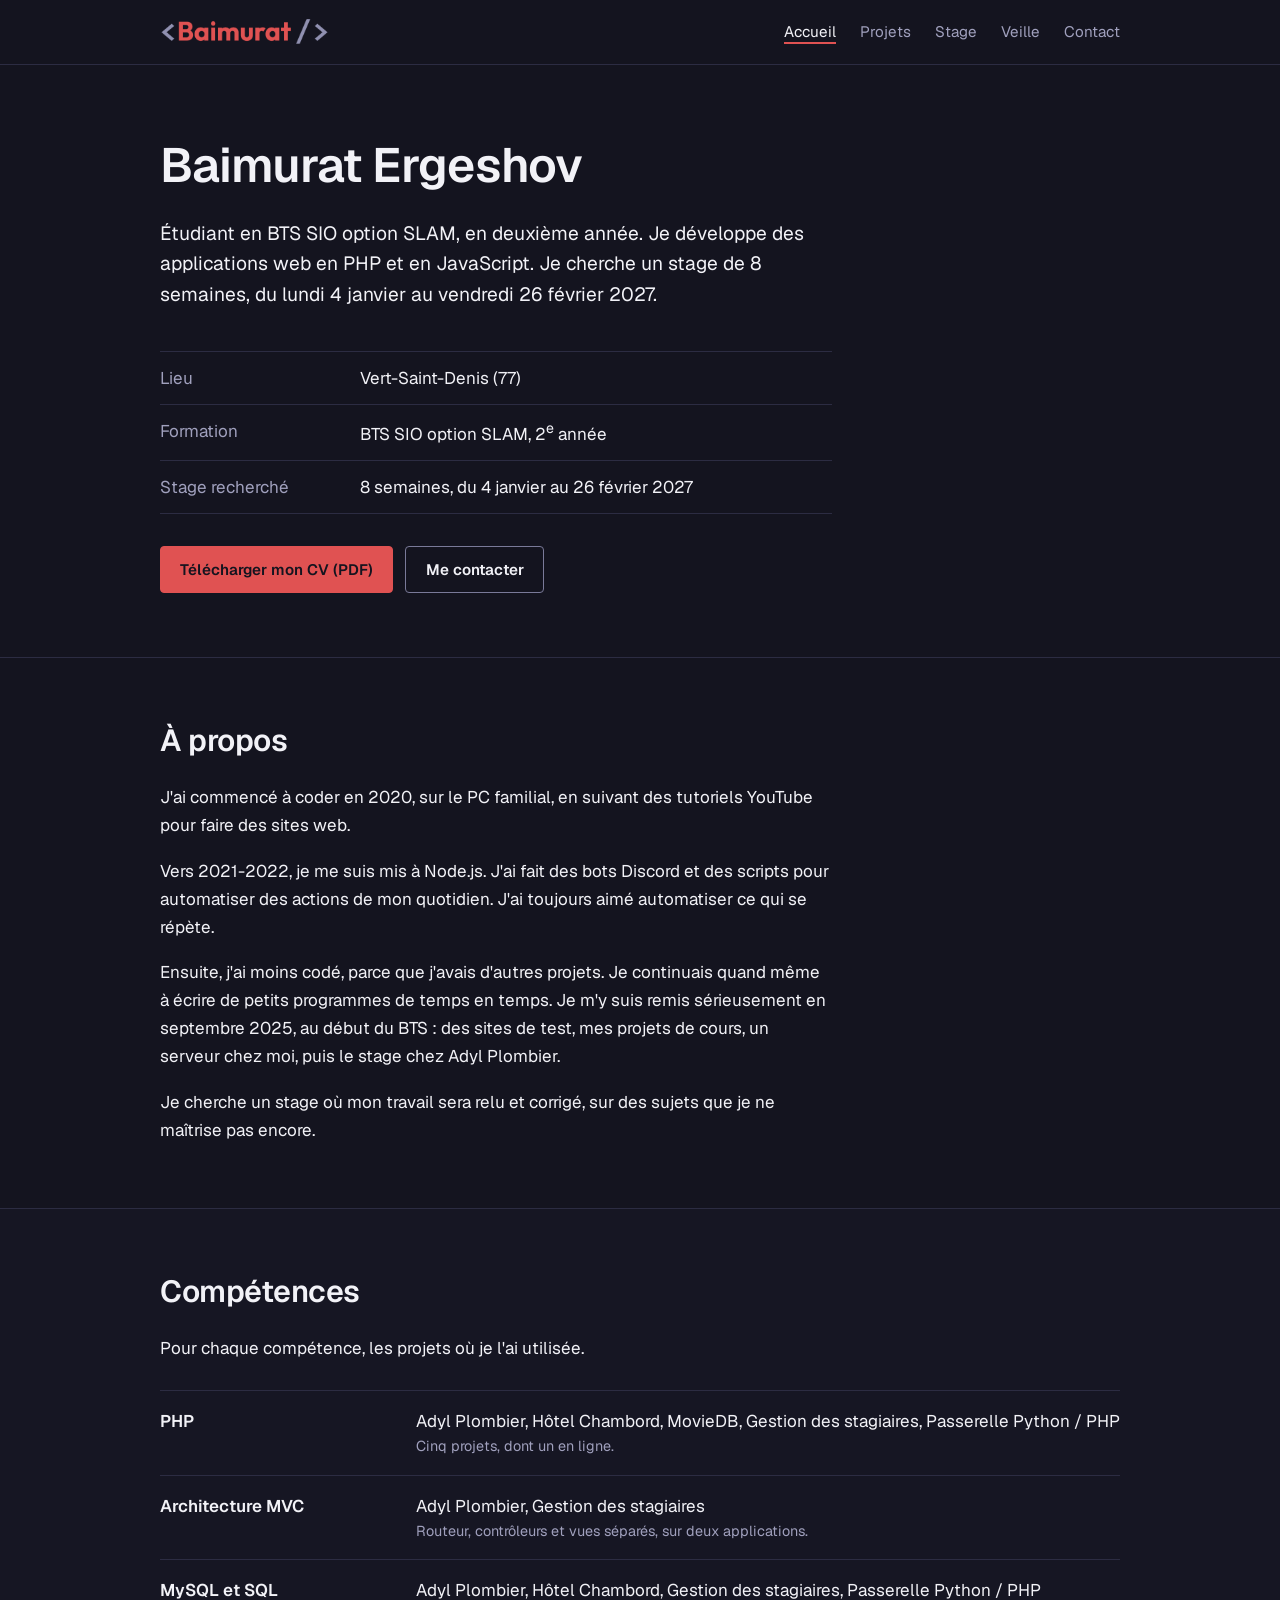
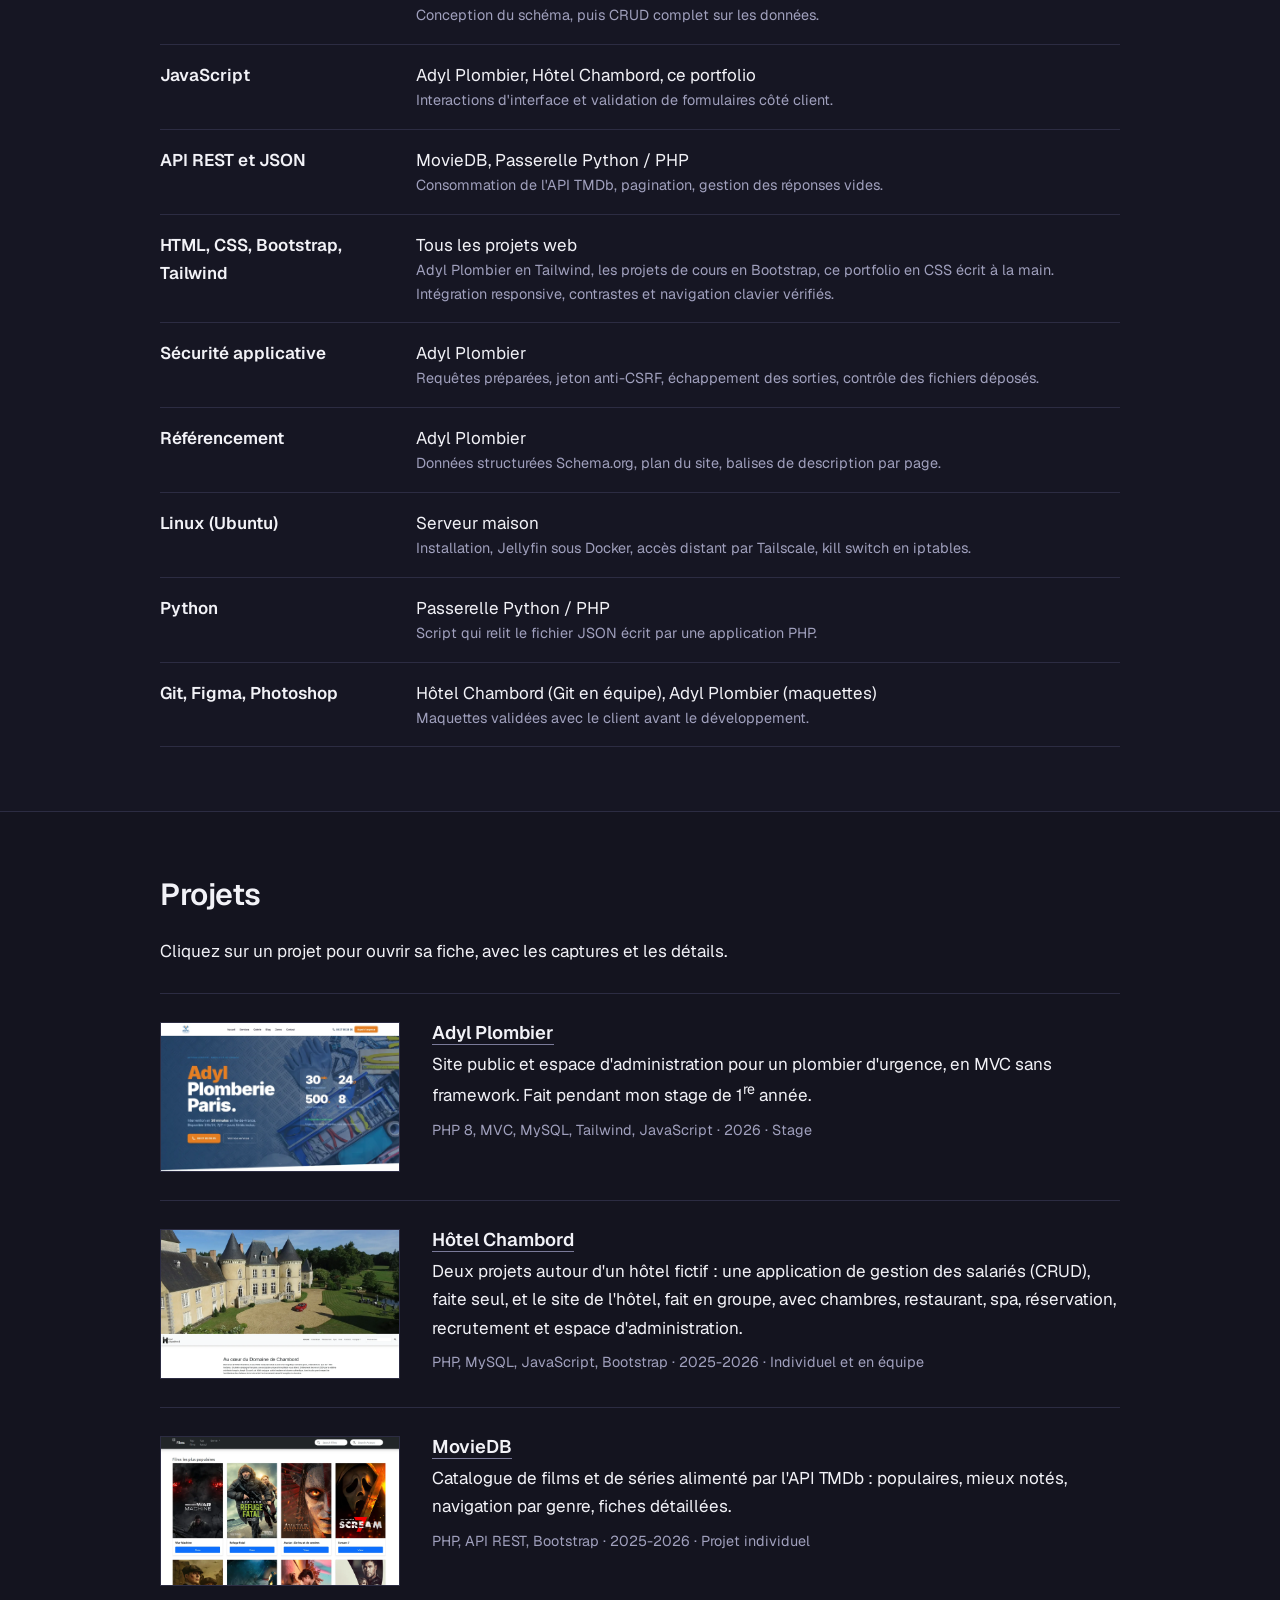
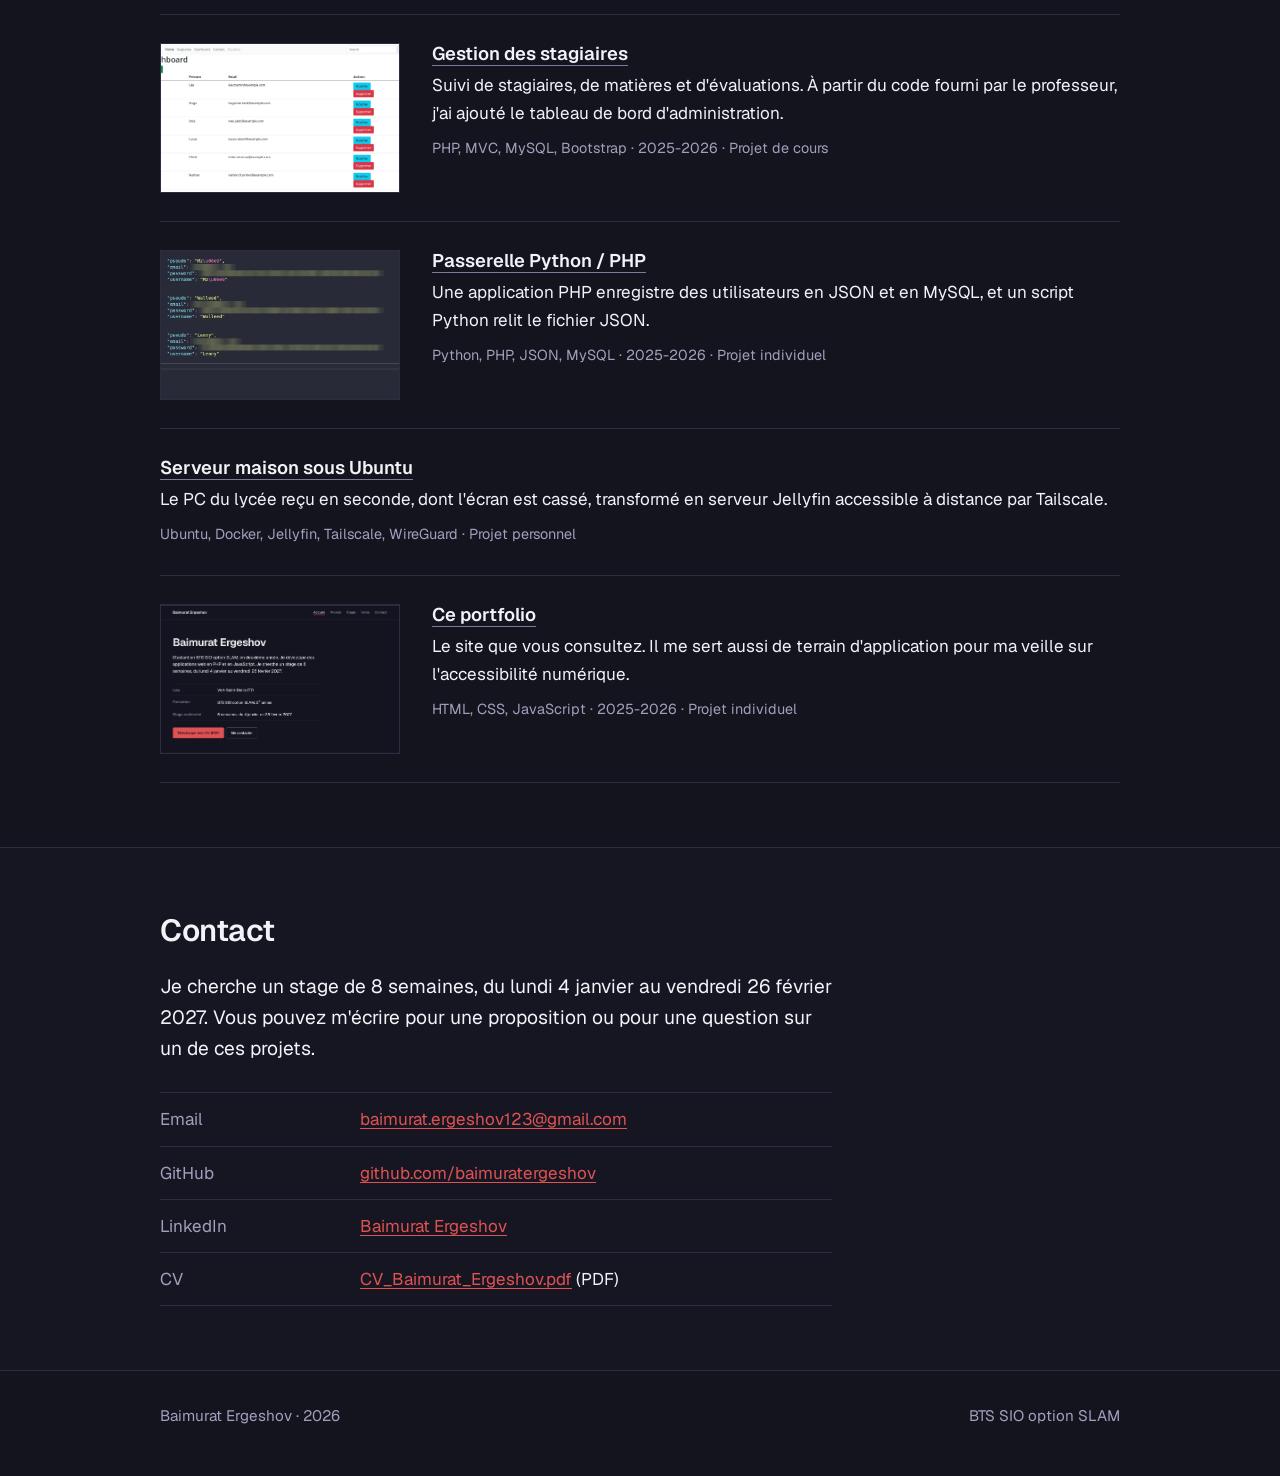
<file: index.html>
<!DOCTYPE html>
<html lang="fr">

<head>
  <meta charset="UTF-8">
  <meta name="viewport" content="width=device-width, initial-scale=1.0">

  <title>Baimurat Ergeshov, étudiant BTS SIO SLAM</title>
  <meta name="description"
    content="Portfolio de Baimurat Ergeshov, étudiant en BTS SIO option SLAM à Vert-Saint-Denis. Applications web en PHP et JavaScript. Recherche un stage de 8 semaines, du 4 janvier au 26 février 2027.">

  <link rel="icon" href="./img/favicon.svg" type="image/svg+xml">

  <meta property="og:type" content="website">
  <meta property="og:title" content="Baimurat Ergeshov, étudiant BTS SIO SLAM">
  <meta property="og:description"
    content="Applications web en PHP et JavaScript. Recherche un stage de 8 semaines, du 4 janvier au 26 février 2027.">
  <meta property="og:image" content="https://baimuratergeshov.github.io/img/portfolio.webp">
  <meta name="twitter:card" content="summary_large_image">

  <link rel="preload" href="./assets/fonts/geist-latin-wght-normal.woff2" as="font" type="font/woff2" crossorigin>
  <link rel="stylesheet" href="./assets/style.css">

  <!-- Sans defer : imgFail doit exister avant la première image -->
  <script src="./assets/script.js"></script>
</head>

<body>
  <a href="#main" class="skip-link">Aller au contenu principal</a>

  <header class="site-header">
    <div class="wrap">
      <a href="./index.html" class="site-name"><img src="./img/Logo.svg" alt="" width="1890" height="358"><span class="sr-only">Baimurat Ergeshov</span></a>
      <nav class="site-nav" aria-label="Navigation principale">
        <a href="./index.html" aria-current="page">Accueil</a>
        <a href="#projets">Projets</a>
        <a href="./stage.html">Stage</a>
        <a href="./veille.html">Veille</a>
        <a href="#contact">Contact</a>
      </nav>
    </div>
  </header>

  <main id="main">

    <section id="intro" class="intro">
      <div class="wrap">
        <h1>Baimurat Ergeshov</h1>
        <p class="lead">
          Étudiant en BTS SIO option SLAM, en deuxième année. Je développe des applications web
          en PHP et en JavaScript. Je cherche un stage de 8 semaines, du lundi 4 janvier au
          vendredi 26 février 2027.
        </p>

        <dl class="facts">
          <div>
            <dt>Lieu</dt>
            <dd>Vert-Saint-Denis (77)</dd>
          </div>
          <div>
            <dt>Formation</dt>
            <dd>BTS SIO option SLAM, 2<sup>e</sup> année</dd>
          </div>
          <div>
            <dt>Stage recherché</dt>
            <dd>8 semaines, du 4 janvier au 26 février 2027</dd>
          </div>
        </dl>

        <p class="actions btn-row">
          <a class="btn btn-primary" href="./CV_Baimurat_Ergeshov.pdf" target="_blank" rel="noopener">
            Télécharger mon CV (PDF)
          </a>
          <a class="btn" href="#contact">Me contacter</a>
        </p>
      </div>
    </section>

    <section id="apropos" class="section">
      <div class="wrap">
        <h2>À propos</h2>
        <div class="prose">
          <p>
            J'ai commencé à coder en 2020, sur le PC familial, en suivant des tutoriels YouTube pour
            faire des sites web.
          </p>
          <p>
            Vers 2021-2022, je me suis mis à Node.js. J'ai fait des bots Discord et des scripts pour
            automatiser des actions de mon quotidien. J'ai toujours aimé automatiser ce qui se
            répète.
          </p>
          <p>
            Ensuite, j'ai moins codé, parce que j'avais d'autres projets. Je continuais quand même à
            écrire de petits programmes de temps en temps. Je m'y suis remis sérieusement en
            septembre 2025, au début du BTS : des sites de test, mes projets de cours, un serveur
            chez moi, puis le stage chez Adyl Plombier.
          </p>
          <p>
            Je cherche un stage où mon travail sera relu et corrigé, sur des sujets que je ne
            maîtrise pas encore.
          </p>
        </div>
      </div>
    </section>

    <section id="competences" class="section section--alt">
      <div class="wrap">
        <h2>Compétences</h2>
        <p class="measure section-intro">
          Pour chaque compétence, les projets où je l'ai utilisée.
        </p>

        <dl class="rows">
          <div>
            <dt>PHP</dt>
            <dd>
              Adyl Plombier, Hôtel Chambord, MovieDB, Gestion des stagiaires, Passerelle Python / PHP
              <span class="meta">Cinq projets, dont un en ligne.</span>
            </dd>
          </div>
          <div>
            <dt>Architecture MVC</dt>
            <dd>
              Adyl Plombier, Gestion des stagiaires
              <span class="meta">Routeur, contrôleurs et vues séparés, sur deux applications.</span>
            </dd>
          </div>
          <div>
            <dt>MySQL et SQL</dt>
            <dd>
              Adyl Plombier, Hôtel Chambord, Gestion des stagiaires, Passerelle Python / PHP
              <span class="meta">Conception du schéma, puis CRUD complet sur les données.</span>
            </dd>
          </div>
          <div>
            <dt>JavaScript</dt>
            <dd>
              Adyl Plombier, Hôtel Chambord, ce portfolio
              <span class="meta">Interactions d'interface et validation de formulaires côté client.</span>
            </dd>
          </div>
          <div>
            <dt>API REST et JSON</dt>
            <dd>
              MovieDB, Passerelle Python / PHP
              <span class="meta">Consommation de l'API TMDb, pagination, gestion des réponses vides.</span>
            </dd>
          </div>
          <div>
            <dt>HTML, CSS, Bootstrap, Tailwind</dt>
            <dd>
              Tous les projets web
              <span class="meta">Adyl Plombier en Tailwind, les projets de cours en Bootstrap, ce
                portfolio en CSS écrit à la main. Intégration responsive, contrastes et navigation
                clavier vérifiés.</span>
            </dd>
          </div>
          <div>
            <dt>Sécurité applicative</dt>
            <dd>
              Adyl Plombier
              <span class="meta">Requêtes préparées, jeton anti-CSRF, échappement des sorties,
                contrôle des fichiers déposés.</span>
            </dd>
          </div>
          <div>
            <dt>Référencement</dt>
            <dd>
              Adyl Plombier
              <span class="meta">Données structurées Schema.org, plan du site, balises de description
                par page.</span>
            </dd>
          </div>
          <div>
            <dt>Linux (Ubuntu)</dt>
            <dd>
              Serveur maison
              <span class="meta">Installation, Jellyfin sous Docker, accès distant par Tailscale,
                kill switch en iptables.</span>
            </dd>
          </div>
          <div>
            <dt>Python</dt>
            <dd>
              Passerelle Python / PHP
              <span class="meta">Script qui relit le fichier JSON écrit par une application PHP.</span>
            </dd>
          </div>
          <div>
            <dt>Git, Figma, Photoshop</dt>
            <dd>
              Hôtel Chambord (Git en équipe), Adyl Plombier (maquettes)
              <span class="meta">Maquettes validées avec le client avant le développement.</span>
            </dd>
          </div>
        </dl>
      </div>
    </section>

    <section id="projets" class="section">
      <div class="wrap">
        <h2>Projets</h2>
        <p class="measure section-intro">
          Cliquez sur un projet pour ouvrir sa fiche, avec les captures et les détails.
        </p>

        <ul class="projects">

          <li class="project">
            <img class="project-thumb" src="./img/adyl_plombier_img1.webp" alt="" loading="lazy"
              onerror="this.remove()">
            <div>
              <h3><button type="button" class="project-open" data-dialog="dlg-adyl" aria-haspopup="dialog"><span>Adyl
                    Plombier</span></button></h3>
              <p>
                Site public et espace d'administration pour un plombier d'urgence, en MVC sans
                framework. Fait pendant mon stage de 1<sup>re</sup> année.
              </p>
              <p class="meta">PHP 8, MVC, MySQL, Tailwind, JavaScript · 2026 · Stage</p>
            </div>
          </li>

          <li class="project">
            <img class="project-thumb" src="./img/chambord.webp" alt="" loading="lazy" onerror="this.remove()">
            <div>
              <h3><button type="button" class="project-open" data-dialog="dlg-chambord"
                  aria-haspopup="dialog"><span>Hôtel Chambord</span></button></h3>
              <p>
                Deux projets autour d'un hôtel fictif : une application de gestion des salariés
                (CRUD), faite seul, et le site de l'hôtel, fait en groupe, avec chambres,
                restaurant, spa, réservation, recrutement et espace d'administration.
              </p>
              <p class="meta">PHP, MySQL, JavaScript, Bootstrap · 2025-2026 · Individuel et en équipe</p>
            </div>
          </li>

          <li class="project">
            <img class="project-thumb" src="./img/movieDb.webp" alt="" loading="lazy" onerror="this.remove()">
            <div>
              <h3><button type="button" class="project-open" data-dialog="dlg-moviedb"
                  aria-haspopup="dialog"><span>MovieDB</span></button></h3>
              <p>
                Catalogue de films et de séries alimenté par l'API TMDb : populaires, mieux notés,
                navigation par genre, fiches détaillées.
              </p>
              <p class="meta">PHP, API REST, Bootstrap · 2025-2026 · Projet individuel</p>
            </div>
          </li>

          <li class="project">
            <img class="project-thumb" src="./img/stagiaires_mvc.webp" alt="" loading="lazy"
              onerror="this.remove()">
            <div>
              <h3><button type="button" class="project-open" data-dialog="dlg-stagiaires"
                  aria-haspopup="dialog"><span>Gestion des stagiaires</span></button></h3>
              <p>
                Suivi de stagiaires, de matières et d'évaluations. À partir du code fourni par le
                professeur, j'ai ajouté le tableau de bord d'administration.
              </p>
              <p class="meta">PHP, MVC, MySQL, Bootstrap · 2025-2026 · Projet de cours</p>
            </div>
          </li>

          <li class="project">
            <img class="project-thumb" src="./img/php_python.webp" alt="" loading="lazy" onerror="this.remove()">
            <div>
              <h3><button type="button" class="project-open" data-dialog="dlg-passerelle"
                  aria-haspopup="dialog"><span>Passerelle Python / PHP</span></button></h3>
              <p>
                Une application PHP enregistre des utilisateurs en JSON et en MySQL, et un script
                Python relit le fichier JSON.
              </p>
              <p class="meta">Python, PHP, JSON, MySQL · 2025-2026 · Projet individuel</p>
            </div>
          </li>

          <li class="project">
            <div>
              <h3><button type="button" class="project-open" data-dialog="dlg-serveur"
                  aria-haspopup="dialog"><span>Serveur maison sous Ubuntu</span></button></h3>
              <p>
                Le PC du lycée reçu en seconde, dont l'écran est cassé, transformé en serveur
                Jellyfin accessible à distance par Tailscale.
              </p>
              <p class="meta">Ubuntu, Docker, Jellyfin, Tailscale, WireGuard · Projet personnel</p>
            </div>
          </li>

          <li class="project">
            <img class="project-thumb" src="./img/portfolio.webp" alt="" loading="lazy" onerror="this.remove()">
            <div>
              <h3><button type="button" class="project-open" data-dialog="dlg-portfolio"
                  aria-haspopup="dialog"><span>Ce portfolio</span></button></h3>
              <p>
                Le site que vous consultez. Il me sert aussi de terrain d'application pour ma veille
                sur l'accessibilité numérique.
              </p>
              <p class="meta">HTML, CSS, JavaScript · 2025-2026 · Projet individuel</p>
            </div>
          </li>

        </ul>
      </div>
    </section>

    <section id="contact" class="section section--alt">
      <div class="wrap">
        <h2>Contact</h2>
        <p class="lead section-intro">
          Je cherche un stage de 8 semaines, du lundi 4 janvier au vendredi 26 février 2027. Vous
          pouvez m'écrire pour une proposition ou pour une question sur un de ces projets.
        </p>

        <dl class="facts">
          <div>
            <dt>Email</dt>
            <dd><a href="mailto:baimurat.ergeshov123@gmail.com">baimurat.ergeshov123@gmail.com</a></dd>
          </div>
          <div>
            <dt>GitHub</dt>
            <dd><a href="https://github.com/baimuratergeshov" target="_blank" rel="noopener">github.com/baimuratergeshov</a></dd>
          </div>
          <div>
            <dt>LinkedIn</dt>
            <dd><a href="https://www.linkedin.com/in/baimurat-ergeshov-29b9013a7/" target="_blank"
                rel="noopener">Baimurat Ergeshov</a></dd>
          </div>
          <div>
            <dt>CV</dt>
            <dd><a href="./CV_Baimurat_Ergeshov.pdf" target="_blank" rel="noopener">CV_Baimurat_Ergeshov.pdf</a> (PDF)</dd>
          </div>
        </dl>
      </div>
    </section>

  </main>

  <footer class="site-footer">
    <div class="wrap">
      <p>Baimurat Ergeshov · <span id="year"></span></p>
      <p>BTS SIO option SLAM</p>
    </div>
  </footer>

  <!-- Fiches projet -->

  <dialog id="dlg-adyl" class="modal" aria-labelledby="t-adyl">
    <div class="modal-inner">
      <button type="button" class="modal-close" data-close aria-label="Fermer la fiche projet">&#10005;</button>
      <h2 id="t-adyl">Adyl Plombier</h2>
      <p class="meta">PHP 8, MVC, MySQL, Tailwind, JavaScript · 2026 · Stage</p>

      <div class="gallery">
        <img src="./img/adyl_plombier_img1.webp" alt="Page d'accueil du site Adyl Plombier" onerror="imgFail(this)">
        <img src="./img/adyl_plombier_img2.webp" alt="Page « Nos services » avec les types d'intervention" onerror="imgFail(this)">
        <img src="./img/adyl_plombier_img3.webp" alt="Page « Nos réalisations » avec les photos de chantiers" onerror="imgFail(this)">
      </div>

      <div class="modal-text">
        <p>
          Adyl Plombier est une entreprise de plomberie d'urgence à Paris et en Île-de-France. Elle
          n'avait pas de site et voulait être trouvée par des particuliers qui cherchent un
          dépanneur depuis leur téléphone.
        </p>
        <p>
          J'ai fait six pages publiques (accueil, services, zones d'intervention, galerie, blog,
          contact) et un espace d'administration. L'artisan gère seul ses articles, ses photos, ses
          avis clients et les messages reçus. Sans cet espace, il aurait dû me demander de mettre en
          ligne chaque photo.
        </p>
        <p>
          L'application suit une architecture <strong>MVC</strong> que j'ai écrite moi-même, sans CMS
          ni framework : point d'entrée unique, routeur, contrôleurs, modèles et vues. Une règle de
          réécriture envoie toutes les requêtes vers le dossier public, donc le reste du code et
          les données ne sont pas accessibles par une adresse.
        </p>
        <p>
          L'espace d'administration est ouvert sur internet, donc j'ai traité la
          <strong>sécurité</strong> : requêtes préparées, jeton anti-CSRF, échappement des sorties,
          vérification du type réel des fichiers déposés, mots de passe hachés avec bcrypt et
          régénération de la session.
        </p>
        <p>J'ai continué à maintenir le site après la fin du stage.</p>
      </div>

      <div class="modal-actions btn-row">
        <a class="btn btn-primary" href="https://adyl-plomberie.fr/" target="_blank" rel="noopener">
          Voir le site <span aria-hidden="true">&nearr;</span>
        </a>
        <a class="btn" href="./stage.html">Lire le rapport de stage</a>
        <span class="meta">Code source privé, à la demande du client</span>
      </div>
    </div>
  </dialog>

  <dialog id="dlg-chambord" class="modal" aria-labelledby="t-chambord">
    <div class="modal-inner">
      <button type="button" class="modal-close" data-close aria-label="Fermer la fiche projet">&#10005;</button>
      <h2 id="t-chambord">Hôtel Chambord</h2>
      <p class="meta">PHP, MySQL, JavaScript, Bootstrap · 2025-2026 · Individuel et en équipe</p>

      <div class="gallery">
        <img src="./img/chambord_salaries.webp"
          alt="Liste des salariés avec les actions de modification et de suppression" onerror="imgFail(this)">
        <img src="./img/chambord.webp" alt="Page d'accueil du site de l'Hôtel Chambord" onerror="imgFail(this)">
      </div>

      <div class="modal-text">
        <h3>Gestion des salariés (projet individuel)</h3>
        <p>
          Application de gestion du personnel d'un hôtel fictif. Elle fait les quatre opérations
          d'un <strong>CRUD</strong> : ajout d'un salarié, liste, modification d'une fiche et
          suppression.
        </p>
        <p>
          Le code utilise des partials pour l'en-tête et le pied de page. Les traitements de
          formulaire sont dans <code>process/</code> et les fonctions communes dans
          <code>utils/</code>. C'est sur ce projet que j'ai compris l'intérêt de ne pas tout mettre
          dans un seul fichier.
        </p>

        <h3>Site de l'hôtel (travail en groupe)</h3>
        <p>
          Site multi-pages pour l'Hôtel Chambord, réalisé en groupe : chambres, restaurant, spa,
          activités, réservation et recrutement.
        </p>
        <p>
          Côté PHP : inscription et connexion des visiteurs, espace d'administration et gestion
          des avis clients. J'y ai travaillé la <strong>répartition des tâches</strong> et
          l'intégration du travail de plusieurs personnes dans un même dépôt Git.
        </p>
      </div>

      <div class="modal-actions btn-row">
        <a class="btn" href="https://github.com/baimuratergeshov/salaries_chambord" target="_blank" rel="noopener">
          Code de la gestion des salariés <span aria-hidden="true">&nearr;</span>
        </a>
        <a class="btn" href="https://github.com/baimuratergeshov/Hotel-Chambord" target="_blank" rel="noopener">
          Code du site de l'hôtel <span aria-hidden="true">&nearr;</span>
        </a>
      </div>
    </div>
  </dialog>

  <dialog id="dlg-moviedb" class="modal" aria-labelledby="t-moviedb">
    <div class="modal-inner">
      <button type="button" class="modal-close" data-close aria-label="Fermer la fiche projet">&#10005;</button>
      <h2 id="t-moviedb">MovieDB</h2>
      <p class="meta">PHP, API REST, Bootstrap · 2025-2026 · Projet individuel</p>

      <div class="gallery">
        <img src="./img/movieDb.webp" alt="Accueil de MovieDB présentant les films populaires" onerror="imgFail(this)">
      </div>

      <div class="modal-text">
        <p>
          Site de consultation de films et de séries qui utilise l'<strong>API TMDb</strong>. Il
          propose les contenus populaires, les mieux notés, une navigation par genre, une fiche par
          film et une fiche par acteur.
        </p>
        <p>
          J'y ai appris à consommer une API REST côté serveur : construire la requête, lire la
          réponse JSON, paginer les résultats et gérer le cas où l'API ne renvoie aucun résultat.
        </p>
      </div>

      <div class="modal-actions btn-row">
        <a class="btn" href="https://github.com/baimuratergeshov/movieDB" target="_blank" rel="noopener">
          Voir le code sur GitHub <span aria-hidden="true">&nearr;</span>
        </a>
      </div>
    </div>
  </dialog>

  <dialog id="dlg-stagiaires" class="modal" aria-labelledby="t-stagiaires">
    <div class="modal-inner">
      <button type="button" class="modal-close" data-close aria-label="Fermer la fiche projet">&#10005;</button>
      <h2 id="t-stagiaires">Gestion des stagiaires</h2>
      <p class="meta">PHP, MVC, MySQL, Bootstrap · 2025-2026 · Projet de cours</p>

      <div class="gallery">
        <img src="./img/stagiaires_mvc.webp" alt="Tableau de bord de gestion des stagiaires" onerror="imgFail(this)">
      </div>

      <div class="modal-text">
        <p>
          Application de suivi de stagiaires, de matières et d'évaluations, en
          <strong>Modèle-Vue-Contrôleur</strong>. Le code de départ était fourni par le professeur.
          J'ai ajouté le tableau de bord d'administration.
        </p>
        <p>
          Le contrôleur reçoit la requête et décide, le modèle est le seul à parler à la base de
          données, la vue affiche. J'ai réutilisé ce découpage pendant mon stage.
        </p>
      </div>

    </div>
  </dialog>

  <dialog id="dlg-passerelle" class="modal" aria-labelledby="t-passerelle">
    <div class="modal-inner">
      <button type="button" class="modal-close" data-close aria-label="Fermer la fiche projet">&#10005;</button>
      <h2 id="t-passerelle">Passerelle Python / PHP</h2>
      <p class="meta">Python, PHP, JSON, MySQL · 2025-2026 · Projet individuel</p>

      <div class="gallery">
        <img src="./img/php_python.webp" alt="Échange de données entre le script Python et l'application PHP"
          onerror="imgFail(this)">
      </div>

      <div class="modal-text">
        <p>
          Un formulaire <strong>PHP</strong> enregistre chaque utilisateur dans un fichier JSON et
          dans une base MySQL. Un script <strong>Python</strong> relit ensuite le fichier JSON et
          affiche son contenu.
        </p>
      </div>

    </div>
  </dialog>

  <dialog id="dlg-serveur" class="modal" aria-labelledby="t-serveur">
    <div class="modal-inner">
      <button type="button" class="modal-close" data-close aria-label="Fermer la fiche projet">&#10005;</button>
      <h2 id="t-serveur">Serveur maison sous Ubuntu</h2>
      <p class="meta">Ubuntu, Docker, Jellyfin, Tailscale, WireGuard · Projet personnel</p>

      <div class="modal-text">
        <h3>Le matériel</h3>
        <p>
          Je suis parti du PC du lycée, celui qu'on reçoit en seconde : un portable Unowhy Y13
          (Intel Celeron N4120, 4 Go de RAM soudée, donc non extensible). Son écran interne était
          cassé : je l'ai démonté et j'utilise un écran externe
          en HDMI. Après avoir retiré l'écran, j'ai dû ressortir l'antenne Wi-Fi du châssis. Pour
          accéder au BIOS, j'ai demandé le mot de passe au support Unowhy.
        </p>
        <p>
          J'ai d'abord fait une installation propre de Windows 11, puis je suis passé sous Ubuntu
          pour en faire un serveur.
        </p>

        <h3>Le stockage</h3>
        <p>
          Le système est sur un SSD Samsung 860 EVO de 250 Go. Les médias sont sur un disque dur
          WD Blue de 1 To, monté sur <code>/mnt/jellyfin</code>. Il n'y a pas de RAID. J'ai acheté
          des disques 2,5" d'occasion et je les ai testés avec CrystalDiskInfo et HDD Scan avant de
          garder le WD Blue.
        </p>

        <h3>Les services</h3>
        <p>
          Jellyfin tourne dans <strong>Docker</strong>, avec le transcodage matériel VAAPI sur le
          GPU intégré Intel. Le serveur sert aussi de relais Wake-on-LAN : il réveille mon PC
          principal avec <code>etherwake</code>, et je le déclenche depuis un raccourci iOS en SSH,
          via Tailscale.
        </p>
        <p>
          Pour l'accès à distance, j'utilise <strong>Tailscale</strong> sur le serveur et sur mon
          téléphone. Aucun port n'est ouvert sur la box. Pour le trafic sortant, j'utilise Mullvad
          en WireGuard, avec un kill switch en <code>iptables</code>.
        </p>

        <h3>Deux problèmes rencontrés</h3>
        <p>
          <strong>Le démarrage.</strong> Au départ, l'OS tournait sur une carte SD, lente et peu
          fiable. Je l'ai migré sur le SSD, mais la machine ne démarrait pas directement dessus.
          J'ai contourné le problème avec un GRUB « trampoline ».
        </p>
        <p>
          <strong>L'accès à distance.</strong> J'avais configuré le VPN WireGuard de la Freebox,
          mais mon téléphone ne pouvait pas joindre le serveur en 5G. Je suis passé à Tailscale,
          qui fonctionne en 4G et en 5G sans ouvrir de port.
        </p>
      </div>
    </div>
  </dialog>

  <dialog id="dlg-portfolio" class="modal" aria-labelledby="t-portfolio">
    <div class="modal-inner">
      <button type="button" class="modal-close" data-close aria-label="Fermer la fiche projet">&#10005;</button>
      <h2 id="t-portfolio">Ce portfolio</h2>
      <p class="meta">HTML, CSS, JavaScript · 2025-2026 · Projet individuel</p>

      <div class="gallery">
        <img src="./img/portfolio.webp" alt="Vue d'ensemble du portfolio" onerror="imgFail(this)">
      </div>

      <div class="modal-text">
        <p>
          Le site que vous consultez, en HTML, CSS et JavaScript, sans framework. Il me sert de
          terrain d'application pour ma <strong>veille sur l'accessibilité numérique</strong> :
          contrastes mesurés avec la formule des WCAG, navigation complète au clavier, structure
          sémantique, et respect de la préférence système « réduire les animations ».
        </p>
        <p>
          Les fiches projet utilisent l'élément <code>&lt;dialog&gt;</code> natif du navigateur. Il
          gère le piège à focus et la fermeture avec la touche Échap.
        </p>
      </div>

      <div class="modal-actions btn-row">
        <a class="btn" href="https://github.com/baimuratergeshov/baimuratergeshov.github.io" target="_blank"
          rel="noopener">
          Voir le code sur GitHub <span aria-hidden="true">&nearr;</span>
        </a>
        <a class="btn" href="./veille.html">Lire ma veille sur l'accessibilité</a>
      </div>
    </div>
  </dialog>

  <!-- Visionneuse d'images -->
  <dialog id="lightbox" class="lightbox" aria-label="Image agrandie">

    <div class="lb-stage" id="lbStage">
      <img id="lbImg" src="[data-uri]" alt="">
    </div>

    <button type="button" class="lb-btn lb-close" data-lb-close aria-label="Fermer l'image">&#10005;</button>
    <button type="button" class="lb-btn lb-nav lb-prev" data-lb-prev aria-label="Image précédente">&#8249;</button>
    <button type="button" class="lb-btn lb-nav lb-next" data-lb-next aria-label="Image suivante">&#8250;</button>

    <div class="lb-bar">
      <p class="lb-caption">
        <span id="lbCaption"></span><span class="lb-count" id="lbCount"></span>
      </p>
      <div class="lb-tools">
        <span class="lb-hint">Molette pour zoomer, glisser pour déplacer</span>
        <button type="button" data-lb-zoom="out" aria-label="Dézoomer">&minus;</button>
        <span class="lb-zoom" id="lbZoom">100 %</span>
        <button type="button" data-lb-zoom="in" aria-label="Zoomer">+</button>
        <button type="button" data-lb-zoom="reset">Réinitialiser</button>
      </div>
    </div>
  </dialog>

</body>

</html>
</file>
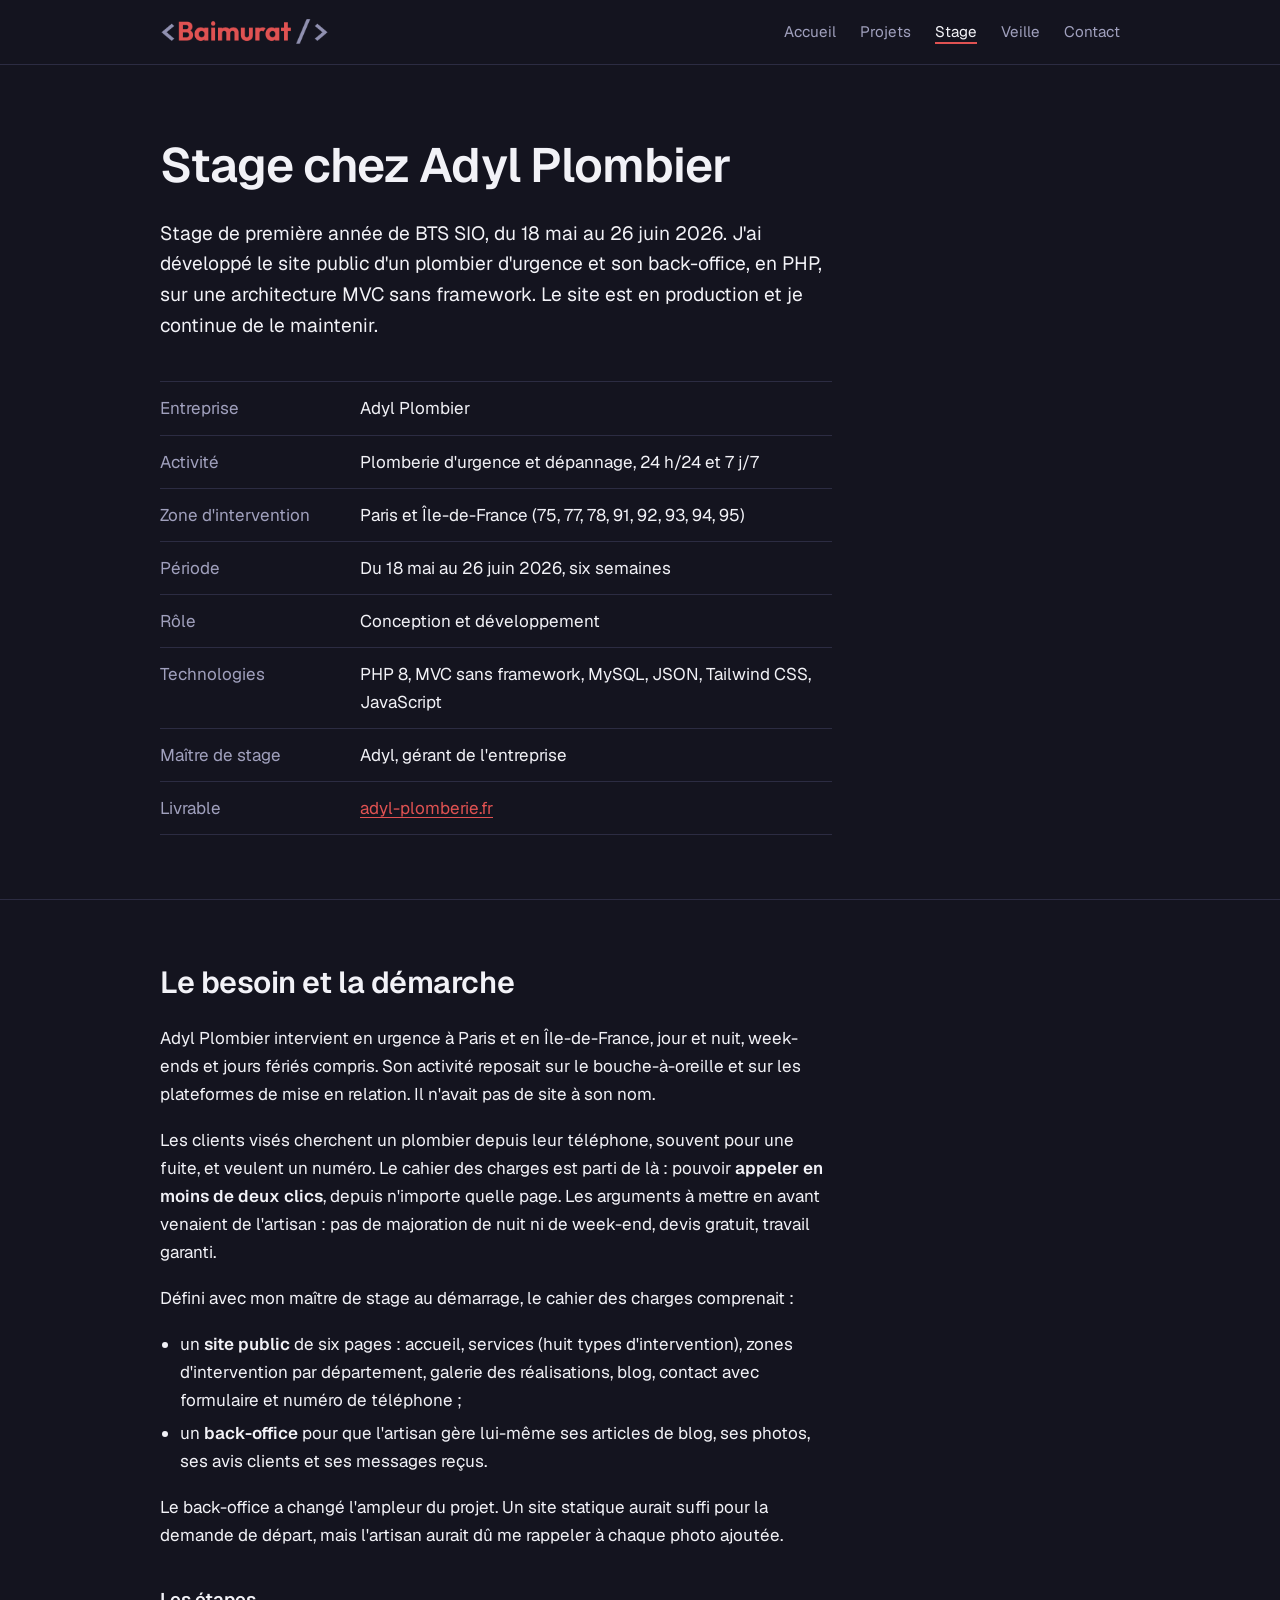
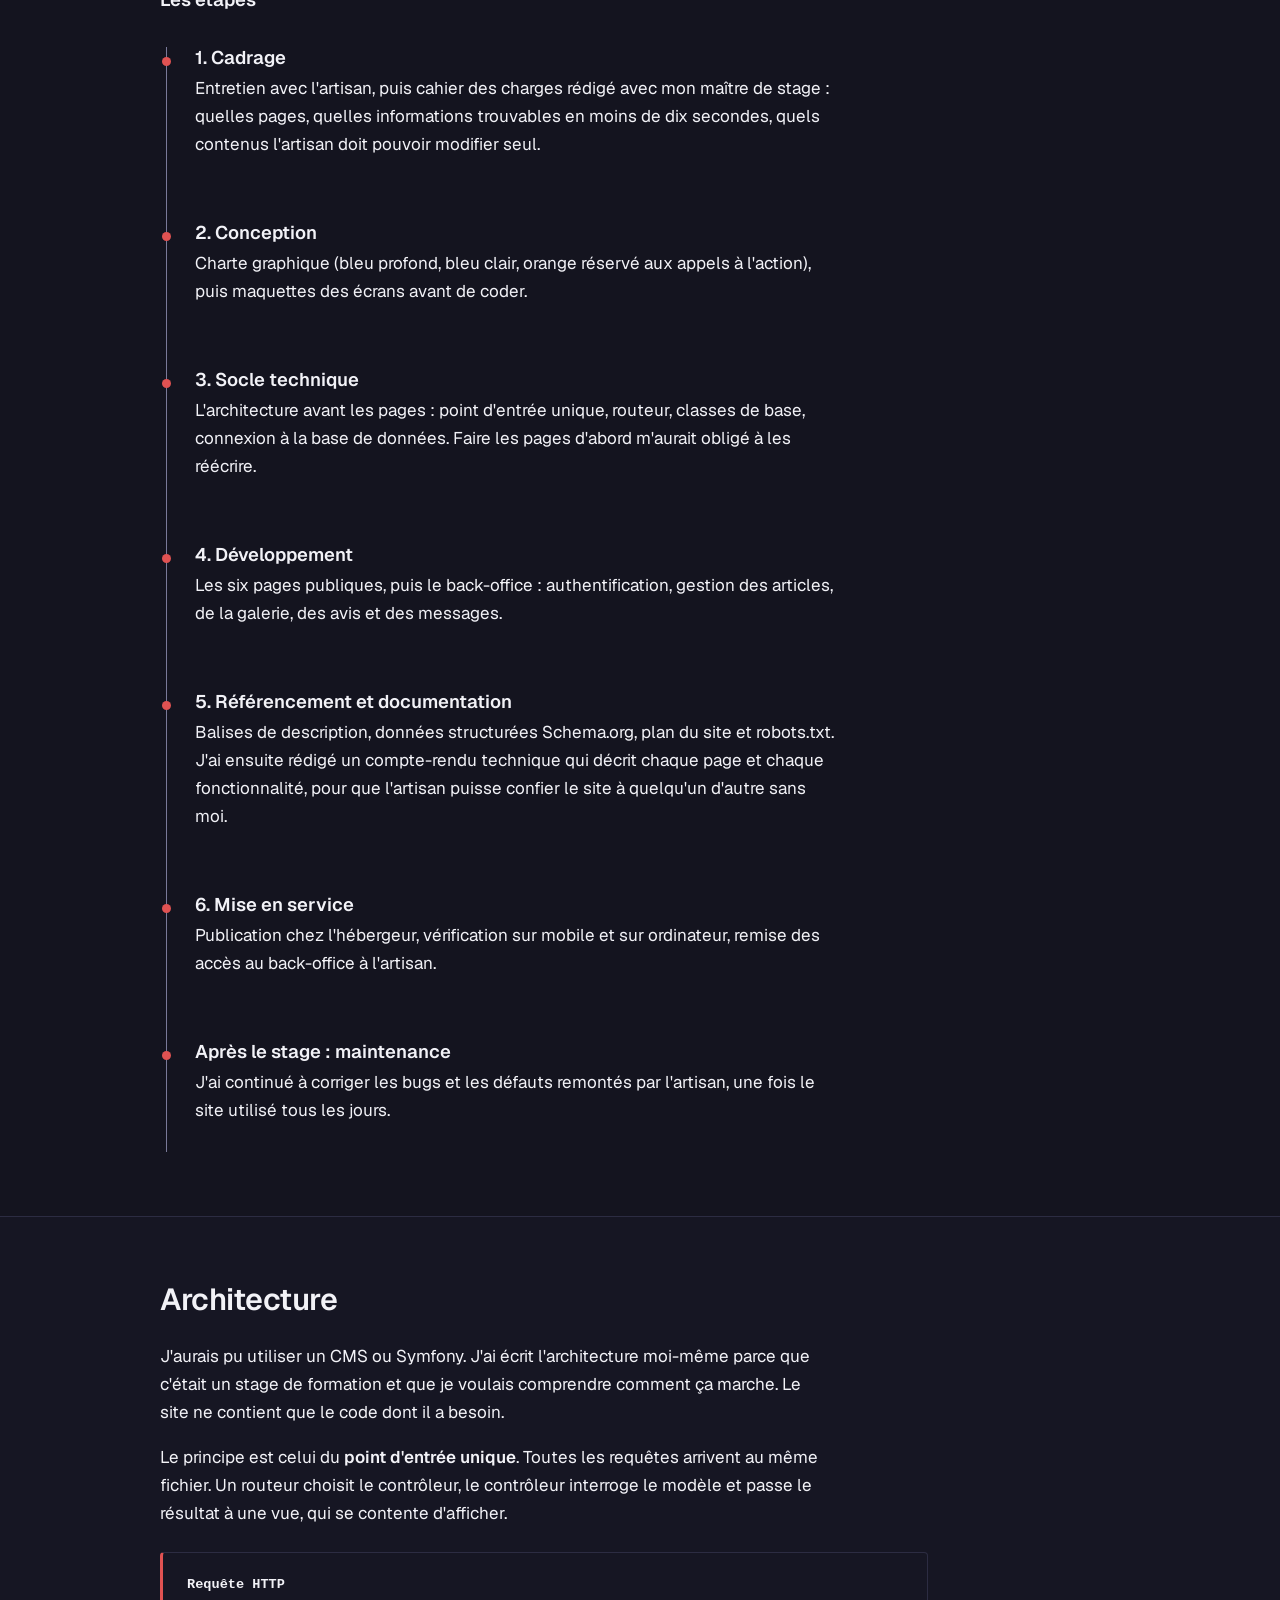
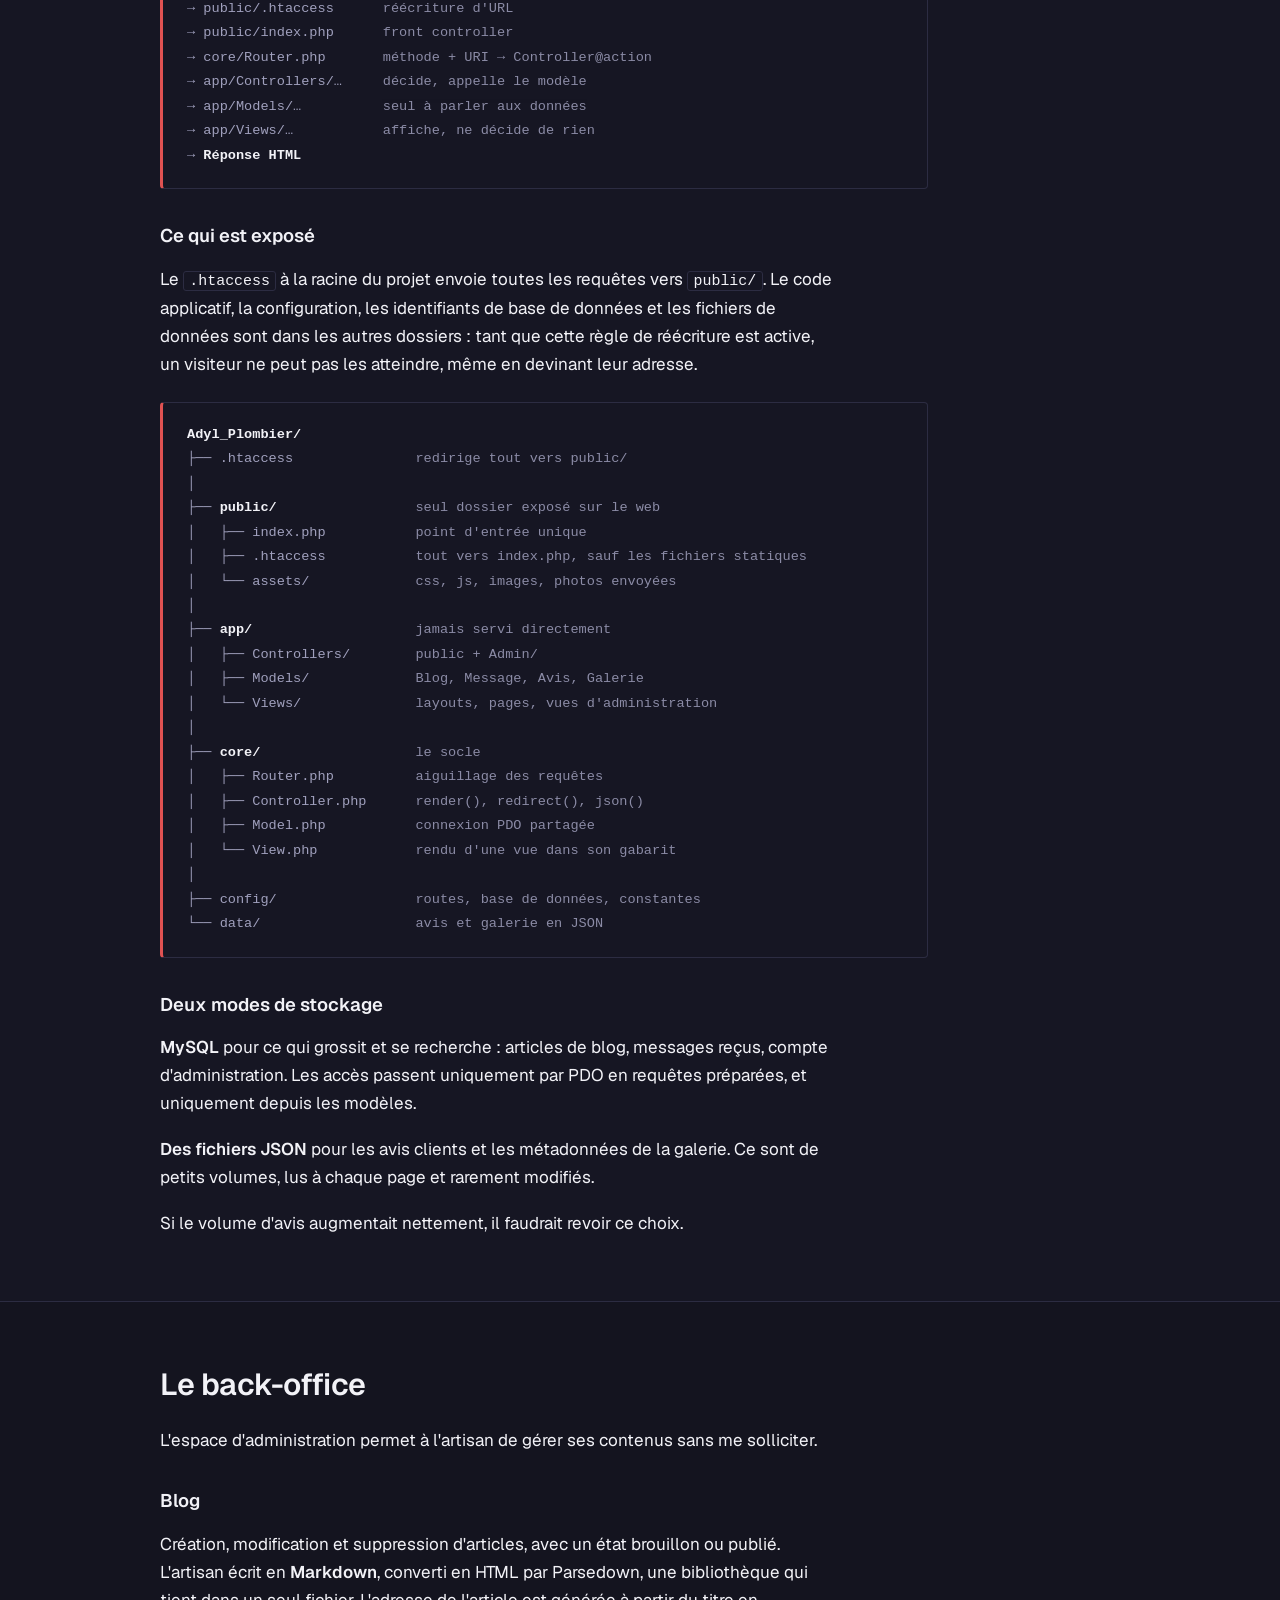
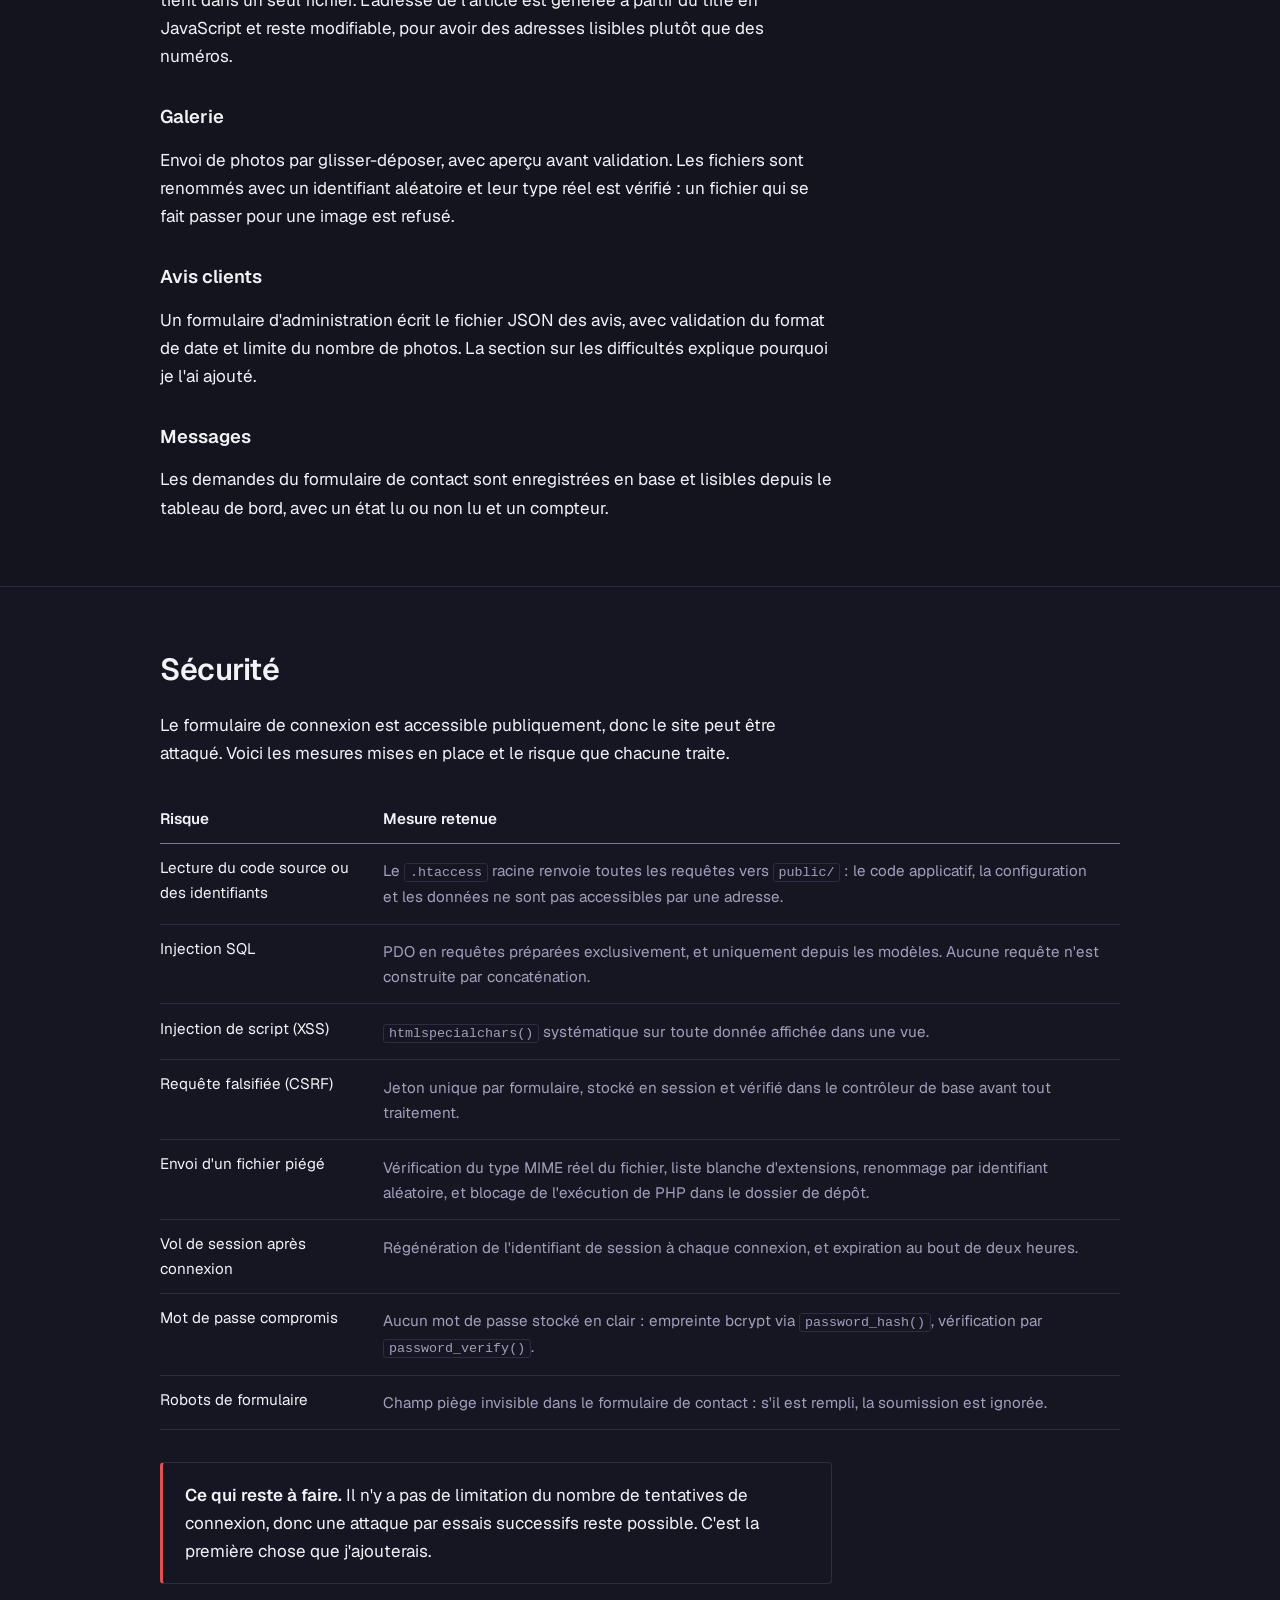
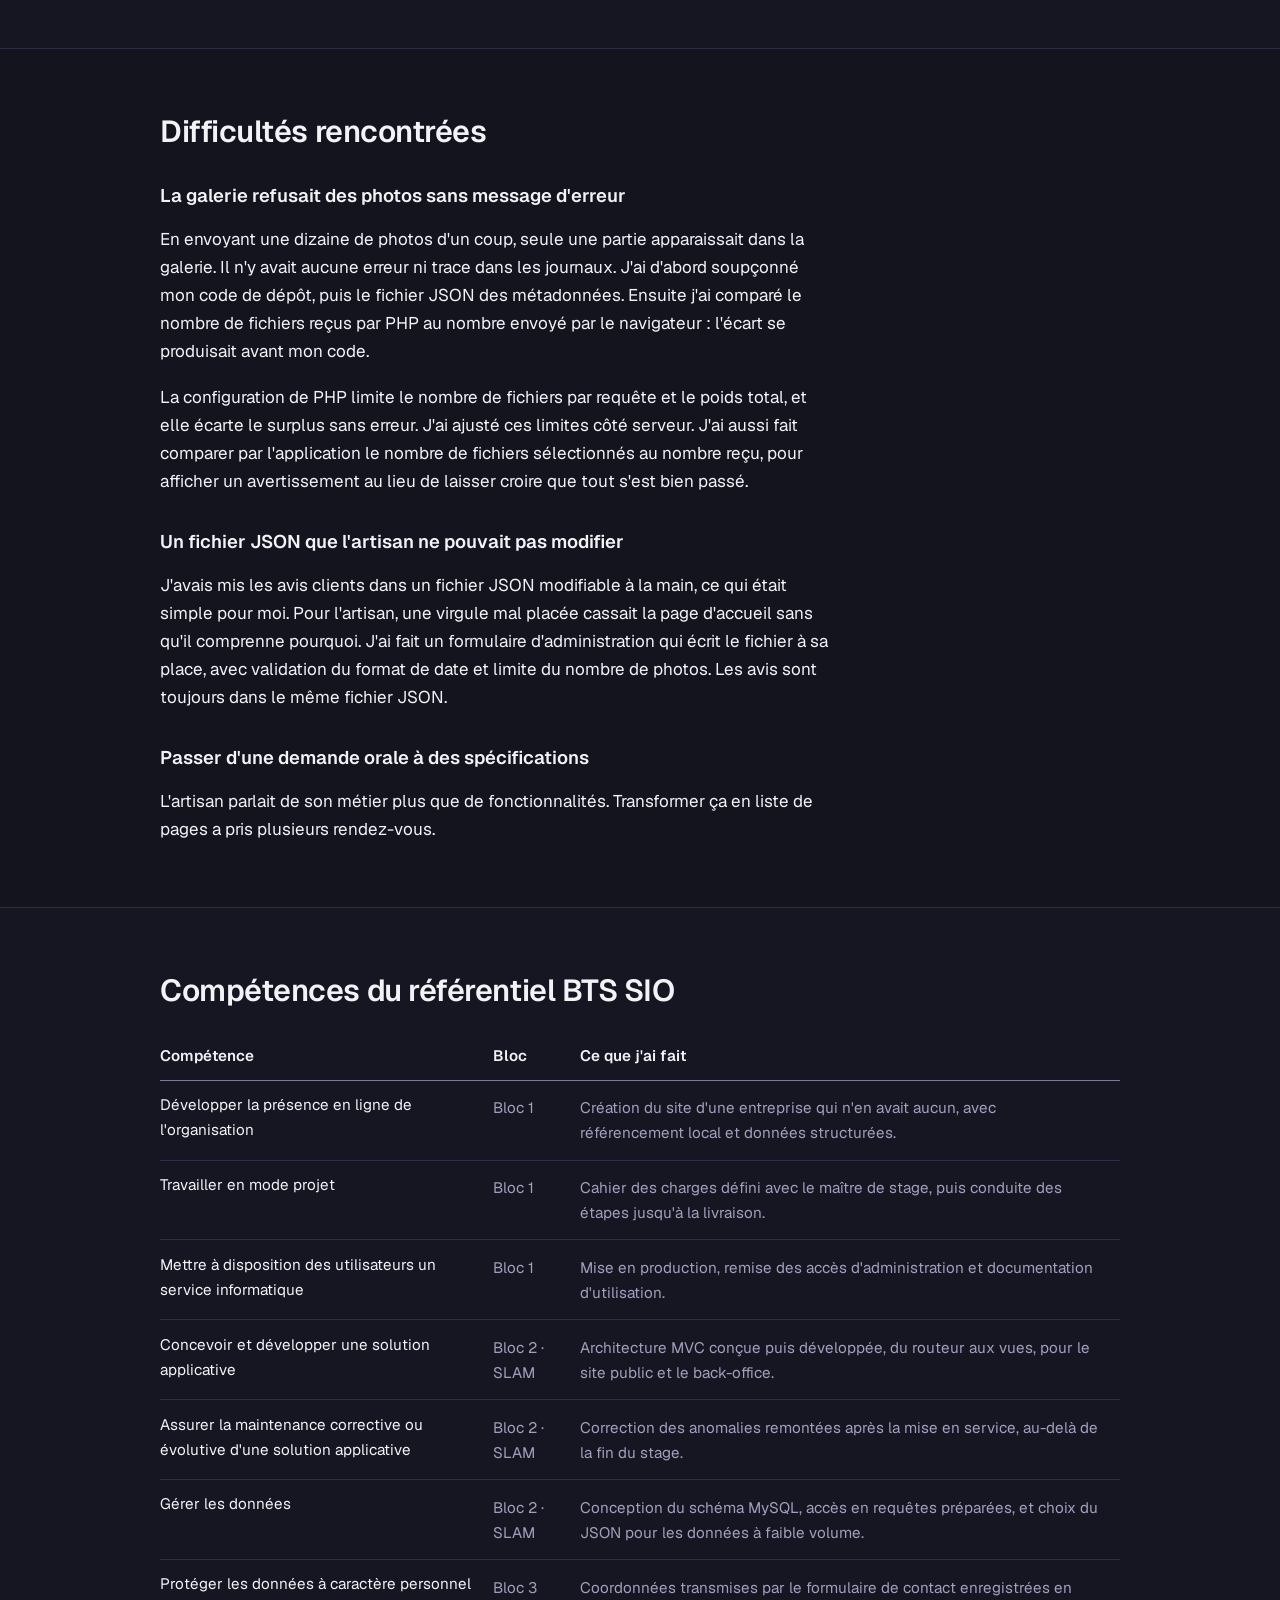
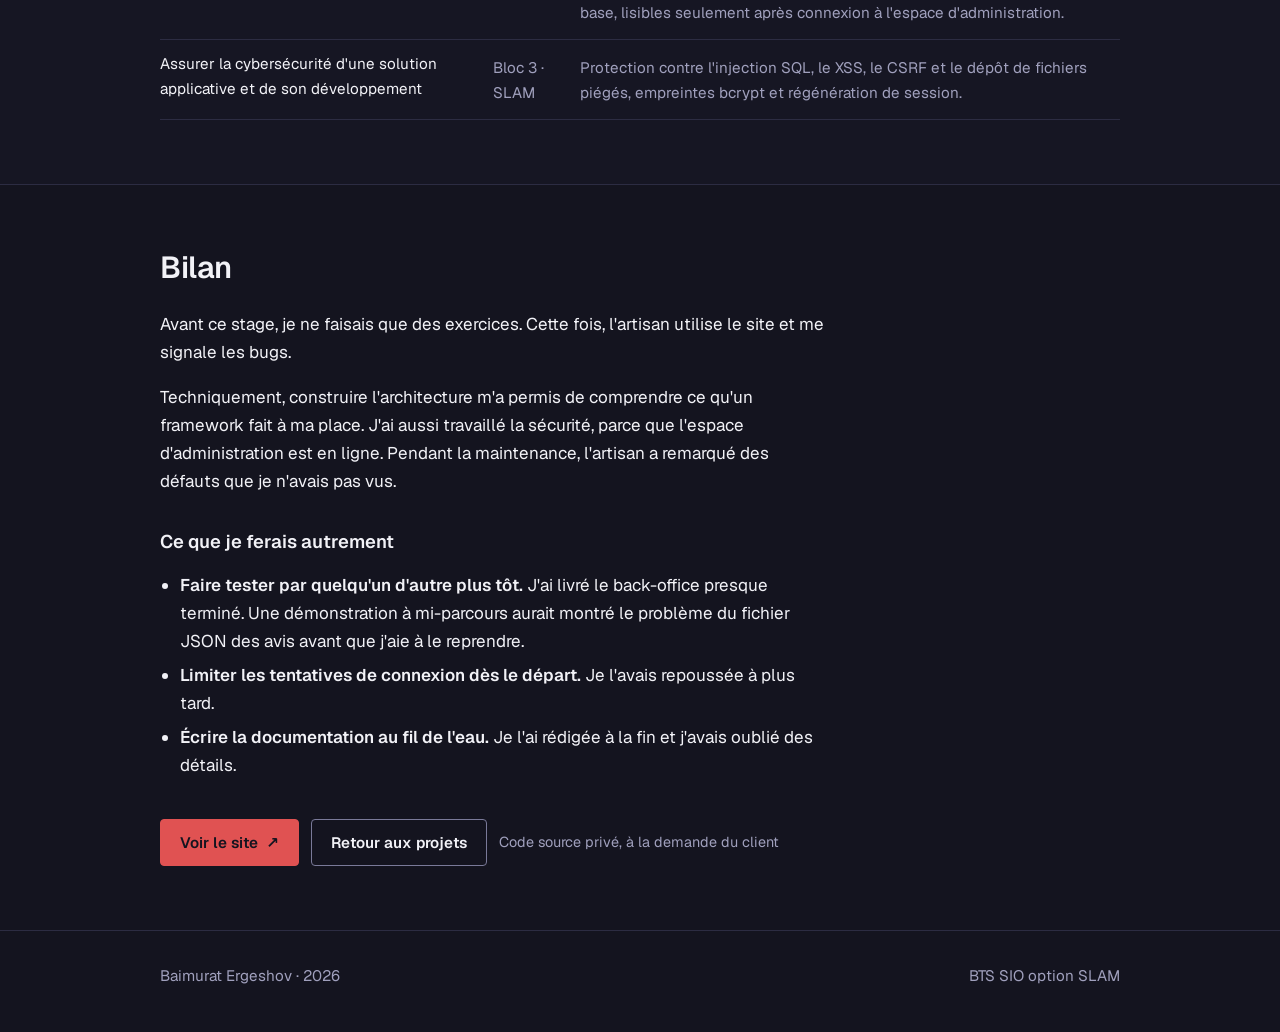
<file: stage.html>
<!DOCTYPE html>
<html lang="fr">

<head>
  <meta charset="UTF-8">
  <meta name="viewport" content="width=device-width, initial-scale=1.0">

  <title>Stage chez Adyl Plombier, Baimurat Ergeshov</title>
  <meta name="description"
    content="Stage de BTS SIO SLAM chez Adyl Plombier : site public et back-office développés en PHP sur une architecture MVC sans framework, mis en production puis maintenus.">
  <link rel="icon" href="./img/favicon.svg" type="image/svg+xml">

  <meta property="og:type" content="article">
  <meta property="og:title" content="Stage chez Adyl Plombier">
  <meta property="og:description"
    content="Site public et back-office en PHP, architecture MVC sans framework, de la conception à la maintenance.">

  <link rel="preload" href="./assets/fonts/geist-latin-wght-normal.woff2" as="font" type="font/woff2" crossorigin>
  <link rel="stylesheet" href="./assets/style.css">

  <script src="./assets/script.js"></script>
</head>

<body>
  <a href="#main" class="skip-link">Aller au contenu principal</a>

  <header class="site-header">
    <div class="wrap">
      <a href="./index.html" class="site-name"><img src="./img/Logo.svg" alt="" width="1890" height="358"><span class="sr-only">Baimurat Ergeshov</span></a>
      <nav class="site-nav" aria-label="Navigation principale">
        <a href="./index.html">Accueil</a>
        <a href="./index.html#projets">Projets</a>
        <a href="./stage.html" aria-current="page">Stage</a>
        <a href="./veille.html">Veille</a>
        <a href="./index.html#contact">Contact</a>
      </nav>
    </div>
  </header>

  <main id="main">

    <section id="contexte" class="intro">
      <div class="wrap">
        <h1>Stage chez Adyl Plombier</h1>
        <p class="lead">
          Stage de première année de BTS SIO, du 18 mai au 26 juin 2026. J'ai développé le site
          public d'un plombier d'urgence et son back-office, en PHP, sur une architecture MVC sans
          framework. Le site est en production et je continue de le maintenir.
        </p>

        <dl class="facts">
          <div>
            <dt>Entreprise</dt>
            <dd>Adyl Plombier</dd>
          </div>
          <div>
            <dt>Activité</dt>
            <dd>Plomberie d'urgence et dépannage, 24 h/24 et 7 j/7</dd>
          </div>
          <div>
            <dt>Zone d'intervention</dt>
            <dd>Paris et Île-de-France (75, 77, 78, 91, 92, 93, 94, 95)</dd>
          </div>
          <div>
            <dt>Période</dt>
            <dd>Du 18 mai au 26 juin 2026, six semaines</dd>
          </div>
          <div>
            <dt>Rôle</dt>
            <dd>Conception et développement</dd>
          </div>
          <div>
            <dt>Technologies</dt>
            <dd>PHP 8, MVC sans framework, MySQL, JSON, Tailwind CSS, JavaScript</dd>
          </div>
          <div>
            <dt>Maître de stage</dt>
            <dd>Adyl, gérant de l'entreprise</dd>
          </div>
          <div>
            <dt>Livrable</dt>
            <dd><a href="https://adyl-plomberie.fr/" target="_blank" rel="noopener">adyl-plomberie.fr</a></dd>
          </div>
        </dl>
      </div>
    </section>

    <section id="demarche" class="section">
      <div class="wrap">
        <h2>Le besoin et la démarche</h2>

        <div class="prose">
          <p>
            Adyl Plombier intervient en urgence à Paris et en Île-de-France, jour et nuit,
            week-ends et jours fériés compris. Son activité reposait sur le bouche-à-oreille et sur
            les plateformes de mise en relation. Il n'avait pas de site à son nom.
          </p>
          <p>
            Les clients visés cherchent un plombier depuis leur téléphone, souvent pour une fuite,
            et veulent un numéro. Le cahier des charges est parti de là : pouvoir
            <strong>appeler en moins de deux clics</strong>, depuis n'importe quelle page. Les
            arguments à mettre en avant venaient de l'artisan : pas de majoration de nuit ni de
            week-end, devis gratuit, travail garanti.
          </p>
          <p>Défini avec mon maître de stage au démarrage, le cahier des charges comprenait :</p>
          <ul>
            <li>
              un <strong>site public</strong> de six pages : accueil, services (huit types
              d'intervention), zones d'intervention par département, galerie des réalisations,
              blog, contact avec formulaire et numéro de téléphone ;
            </li>
            <li>
              un <strong>back-office</strong> pour que l'artisan gère lui-même ses articles de
              blog, ses photos, ses avis clients et ses messages reçus.
            </li>
          </ul>
          <p>
            Le back-office a changé l'ampleur du projet. Un site statique aurait suffi pour la
            demande de départ, mais l'artisan aurait dû me rappeler à chaque photo ajoutée.
          </p>
        </div>

        <h3 class="steps-title">Les étapes</h3>
        <ol class="steps prose" data-collapse="26">
          <li>
            <h3>1. Cadrage</h3>
            <p>
              Entretien avec l'artisan, puis cahier des charges rédigé avec mon maître de stage :
              quelles pages, quelles informations trouvables en moins de dix secondes, quels
              contenus l'artisan doit pouvoir modifier seul.
            </p>
          </li>
          <li>
            <h3>2. Conception</h3>
            <p>
              Charte graphique (bleu profond, bleu clair, orange réservé aux appels à l'action),
              puis maquettes des écrans avant de coder.
            </p>
          </li>
          <li>
            <h3>3. Socle technique</h3>
            <p>
              L'architecture avant les pages : point d'entrée unique, routeur, classes de base,
              connexion à la base de données. Faire les pages d'abord m'aurait obligé à les
              réécrire.
            </p>
          </li>
          <li>
            <h3>4. Développement</h3>
            <p>
              Les six pages publiques, puis le back-office : authentification, gestion des
              articles, de la galerie, des avis et des messages.
            </p>
          </li>
          <li>
            <h3>5. Référencement et documentation</h3>
            <p>
              Balises de description, données structurées Schema.org, plan du site et robots.txt.
              J'ai ensuite rédigé un compte-rendu technique qui décrit chaque page et chaque
              fonctionnalité, pour que l'artisan puisse confier le site à quelqu'un d'autre sans
              moi.
            </p>
          </li>
          <li>
            <h3>6. Mise en service</h3>
            <p>
              Publication chez l'hébergeur, vérification sur mobile et sur ordinateur, remise des
              accès au back-office à l'artisan.
            </p>
          </li>
          <li>
            <h3>Après le stage : maintenance</h3>
            <p>
              J'ai continué à corriger les bugs et les défauts remontés par l'artisan, une fois le
              site utilisé tous les jours.
            </p>
          </li>
        </ol>
      </div>
    </section>

    <section id="architecture" class="section section--alt">
      <div class="wrap">
        <h2>Architecture</h2>

        <div class="prose">
          <p>
            J'aurais pu utiliser un CMS ou Symfony. J'ai écrit l'architecture moi-même parce que
            c'était un stage de formation et que je voulais comprendre comment ça marche. Le site
            ne contient que le code dont il a besoin.
          </p>
          <p>
            Le principe est celui du <strong>point d'entrée unique</strong>. Toutes les requêtes
            arrivent au même fichier. Un routeur choisit le contrôleur, le contrôleur interroge le
            modèle et passe le résultat à une vue, qui se contente d'afficher.
          </p>
        </div>

        <pre class="tree" role="img"
          aria-label="Cheminement d'une requête : htaccess, puis index.php, puis le routeur, puis un contrôleur, puis un modèle, puis une vue, puis la réponse HTML"><b>Requête HTTP</b>
→ public/.htaccess      <i>réécriture d'URL</i>
→ public/index.php      <i>front controller</i>
→ core/Router.php       <i>méthode + URI → Controller@action</i>
→ app/Controllers/…     <i>décide, appelle le modèle</i>
→ app/Models/…          <i>seul à parler aux données</i>
→ app/Views/…           <i>affiche, ne décide de rien</i>
→ <b>Réponse HTML</b></pre>

        <div class="prose gap-top">
          <h3>Ce qui est exposé</h3>
          <p>
            Le <code>.htaccess</code> à la racine du projet envoie toutes les requêtes vers
            <code>public/</code>. Le code applicatif, la configuration, les identifiants de base de
            données et les fichiers de données sont dans les autres dossiers : tant que cette règle
            de réécriture est active, un visiteur ne peut pas les atteindre, même en devinant leur
            adresse.
          </p>
        </div>

        <pre class="tree" data-collapse="20"><b>Adyl_Plombier/</b>
├── .htaccess               <i>redirige tout vers public/</i>
│
├── <b>public/</b>                 <i>seul dossier exposé sur le web</i>
│   ├── index.php           <i>point d'entrée unique</i>
│   ├── .htaccess           <i>tout vers index.php, sauf les fichiers statiques</i>
│   └── assets/             <i>css, js, images, photos envoyées</i>
│
├── <b>app/</b>                    <i>jamais servi directement</i>
│   ├── Controllers/        <i>public + Admin/</i>
│   ├── Models/             <i>Blog, Message, Avis, Galerie</i>
│   └── Views/              <i>layouts, pages, vues d'administration</i>
│
├── <b>core/</b>                   <i>le socle</i>
│   ├── Router.php          <i>aiguillage des requêtes</i>
│   ├── Controller.php      <i>render(), redirect(), json()</i>
│   ├── Model.php           <i>connexion PDO partagée</i>
│   └── View.php            <i>rendu d'une vue dans son gabarit</i>
│
├── config/                 <i>routes, base de données, constantes</i>
└── data/                   <i>avis et galerie en JSON</i></pre>

        <div class="prose gap-top">
          <h3>Deux modes de stockage</h3>
          <p>
            <strong>MySQL</strong> pour ce qui grossit et se recherche : articles de blog, messages
            reçus, compte d'administration. Les accès passent uniquement par PDO en requêtes
            préparées, et uniquement depuis les modèles.
          </p>
          <p>
            <strong>Des fichiers JSON</strong> pour les avis clients et les métadonnées de la
            galerie. Ce sont de petits volumes, lus à chaque page et rarement modifiés.
          </p>
          <p>
            Si le volume d'avis augmentait nettement, il faudrait revoir ce choix.
          </p>
        </div>
      </div>
    </section>

    <section id="backoffice" class="section">
      <div class="wrap">
        <h2>Le back-office</h2>

        <div class="prose">
          <p>L'espace d'administration permet à l'artisan de gérer ses contenus sans me solliciter.</p>

          <h3>Blog</h3>
          <p>
            Création, modification et suppression d'articles, avec un état brouillon ou publié.
            L'artisan écrit en <strong>Markdown</strong>, converti en HTML par Parsedown, une
            bibliothèque qui tient dans un seul fichier. L'adresse de l'article est générée à
            partir du titre en JavaScript et reste modifiable, pour avoir des adresses lisibles
            plutôt que des numéros.
          </p>

          <h3>Galerie</h3>
          <p>
            Envoi de photos par glisser-déposer, avec aperçu avant validation. Les fichiers sont
            renommés avec un identifiant aléatoire et leur type réel est vérifié : un fichier qui
            se fait passer pour une image est refusé.
          </p>

          <h3>Avis clients</h3>
          <p>
            Un formulaire d'administration écrit le fichier JSON des avis, avec validation du
            format de date et limite du nombre de photos. La section sur les difficultés explique
            pourquoi je l'ai ajouté.
          </p>

          <h3>Messages</h3>
          <p>
            Les demandes du formulaire de contact sont enregistrées en base et lisibles depuis le
            tableau de bord, avec un état lu ou non lu et un compteur.
          </p>
        </div>
      </div>
    </section>

    <section id="securite" class="section section--alt">
      <div class="wrap">
        <h2>Sécurité</h2>

        <p class="measure section-intro">
          Le formulaire de connexion est accessible publiquement, donc le site peut être attaqué.
          Voici les mesures mises en place et le risque que chacune traite.
        </p>

        <div class="table-scroll" data-collapse="26">
          <table class="data-table">
            <caption class="sr-only">Mesures de sécurité mises en place et risques correspondants</caption>
            <thead>
              <tr>
                <th scope="col">Risque</th>
                <th scope="col">Mesure retenue</th>
              </tr>
            </thead>
            <tbody>
              <tr>
                <th scope="row">Lecture du code source ou des identifiants</th>
                <td>Le <code>.htaccess</code> racine renvoie toutes les requêtes vers
                  <code>public/</code> : le code applicatif, la configuration et les données ne sont
                  pas accessibles par une adresse.</td>
              </tr>
              <tr>
                <th scope="row">Injection SQL</th>
                <td>PDO en requêtes préparées exclusivement, et uniquement depuis les modèles.
                  Aucune requête n'est construite par concaténation.</td>
              </tr>
              <tr>
                <th scope="row">Injection de script (XSS)</th>
                <td><code>htmlspecialchars()</code> systématique sur toute donnée affichée dans une
                  vue.</td>
              </tr>
              <tr>
                <th scope="row">Requête falsifiée (CSRF)</th>
                <td>Jeton unique par formulaire, stocké en session et vérifié dans le contrôleur de
                  base avant tout traitement.</td>
              </tr>
              <tr>
                <th scope="row">Envoi d'un fichier piégé</th>
                <td>Vérification du type MIME réel du fichier, liste blanche d'extensions,
                  renommage par identifiant aléatoire, et blocage de l'exécution de PHP dans le
                  dossier de dépôt.</td>
              </tr>
              <tr>
                <th scope="row">Vol de session après connexion</th>
                <td>Régénération de l'identifiant de session à chaque connexion, et expiration au
                  bout de deux heures.</td>
              </tr>
              <tr>
                <th scope="row">Mot de passe compromis</th>
                <td>Aucun mot de passe stocké en clair : empreinte bcrypt via
                  <code>password_hash()</code>, vérification par <code>password_verify()</code>.</td>
              </tr>
              <tr>
                <th scope="row">Robots de formulaire</th>
                <td>Champ piège invisible dans le formulaire de contact : s'il est rempli, la
                  soumission est ignorée.</td>
              </tr>
            </tbody>
          </table>
        </div>

        <div class="note gap-top">
          <strong>Ce qui reste à faire.</strong> Il n'y a pas de limitation du nombre de tentatives
          de connexion, donc une attaque par essais successifs reste possible. C'est la première
          chose que j'ajouterais.
        </div>
      </div>
    </section>

    <section id="difficultes" class="section">
      <div class="wrap">
        <h2>Difficultés rencontrées</h2>

        <div class="prose" data-collapse="28">
          <h3>La galerie refusait des photos sans message d'erreur</h3>
          <p>
            En envoyant une dizaine de photos d'un coup, seule une partie apparaissait dans la
            galerie. Il n'y avait aucune erreur ni trace dans les journaux. J'ai d'abord soupçonné
            mon code de dépôt, puis le fichier JSON des métadonnées. Ensuite j'ai comparé le nombre
            de fichiers reçus par PHP au nombre envoyé par le navigateur : l'écart se produisait
            avant mon code.
          </p>
          <p>
            La configuration de PHP limite le nombre de fichiers par requête et le poids total, et
            elle écarte le surplus sans erreur. J'ai ajusté ces limites côté serveur. J'ai aussi
            fait comparer par l'application le nombre de fichiers sélectionnés au nombre reçu, pour
            afficher un avertissement au lieu de laisser croire que tout s'est bien passé.
          </p>

          <h3>Un fichier JSON que l'artisan ne pouvait pas modifier</h3>
          <p>
            J'avais mis les avis clients dans un fichier JSON modifiable à la main, ce qui était
            simple pour moi. Pour l'artisan, une virgule mal placée cassait la page d'accueil sans
            qu'il comprenne pourquoi. J'ai fait un formulaire d'administration qui écrit le fichier
            à sa place, avec validation du format de date et limite du nombre de photos. Les avis
            sont toujours dans le même fichier JSON.
          </p>

          <h3>Passer d'une demande orale à des spécifications</h3>
          <p>
            L'artisan parlait de son métier plus que de fonctionnalités. Transformer ça en liste
            de pages a pris plusieurs rendez-vous.
          </p>
        </div>
      </div>
    </section>

    <section id="competences" class="section section--alt">
      <div class="wrap">
        <h2>Compétences du référentiel BTS SIO</h2>

        <div class="table-scroll" data-collapse="26">
          <table class="data-table">
            <caption class="sr-only">Compétences du référentiel BTS SIO mobilisées pendant le stage</caption>
            <thead>
              <tr>
                <th scope="col">Compétence</th>
                <th scope="col">Bloc</th>
                <th scope="col">Ce que j'ai fait</th>
              </tr>
            </thead>
            <tbody>
              <tr>
                <th scope="row">Développer la présence en ligne de l'organisation</th>
                <td>Bloc 1</td>
                <td>Création du site d'une entreprise qui n'en avait aucun, avec référencement local
                  et données structurées.</td>
              </tr>
              <tr>
                <th scope="row">Travailler en mode projet</th>
                <td>Bloc 1</td>
                <td>Cahier des charges défini avec le maître de stage, puis conduite des étapes
                  jusqu'à la livraison.</td>
              </tr>
              <tr>
                <th scope="row">Mettre à disposition des utilisateurs un service informatique</th>
                <td>Bloc 1</td>
                <td>Mise en production, remise des accès d'administration et documentation
                  d'utilisation.</td>
              </tr>
              <tr>
                <th scope="row">Concevoir et développer une solution applicative</th>
                <td>Bloc 2 · SLAM</td>
                <td>Architecture MVC conçue puis développée, du routeur aux vues, pour le site
                  public et le back-office.</td>
              </tr>
              <tr>
                <th scope="row">Assurer la maintenance corrective ou évolutive d'une solution applicative</th>
                <td>Bloc 2 · SLAM</td>
                <td>Correction des anomalies remontées après la mise en service, au-delà de la fin du
                  stage.</td>
              </tr>
              <tr>
                <th scope="row">Gérer les données</th>
                <td>Bloc 2 · SLAM</td>
                <td>Conception du schéma MySQL, accès en requêtes préparées, et choix du JSON pour
                  les données à faible volume.</td>
              </tr>
              <tr>
                <th scope="row">Protéger les données à caractère personnel</th>
                <td>Bloc 3</td>
                <td>Coordonnées transmises par le formulaire de contact enregistrées en base, lisibles
                  seulement après connexion à l'espace d'administration.</td>
              </tr>
              <tr>
                <th scope="row">Assurer la cybersécurité d'une solution applicative et de son développement</th>
                <td>Bloc 3 · SLAM</td>
                <td>Protection contre l'injection SQL, le XSS, le CSRF et le dépôt de fichiers
                  piégés, empreintes bcrypt et régénération de session.</td>
              </tr>
            </tbody>
          </table>
        </div>
      </div>
    </section>

    <section id="bilan" class="section">
      <div class="wrap">
        <h2>Bilan</h2>

        <div class="prose">
          <p>
            Avant ce stage, je ne faisais que des exercices. Cette fois, l'artisan utilise le site
            et me signale les bugs.
          </p>
          <p>
            Techniquement, construire l'architecture m'a permis de comprendre ce qu'un framework
            fait à ma place. J'ai aussi travaillé la sécurité, parce que l'espace d'administration
            est en ligne. Pendant la maintenance, l'artisan a remarqué des défauts que je n'avais
            pas vus.
          </p>

          <h3>Ce que je ferais autrement</h3>
          <ul>
            <li>
              <strong>Faire tester par quelqu'un d'autre plus tôt.</strong> J'ai livré le
              back-office presque terminé. Une démonstration à mi-parcours aurait montré le
              problème du fichier JSON des avis avant que j'aie à le reprendre.
            </li>
            <li>
              <strong>Limiter les tentatives de connexion dès le départ.</strong> Je l'avais
              repoussée à plus tard.
            </li>
            <li>
              <strong>Écrire la documentation au fil de l'eau.</strong> Je l'ai rédigée à la fin
              et j'avais oublié des détails.
            </li>
          </ul>
        </div>

        <p class="btn-row page-end">
          <a class="btn btn-primary" href="https://adyl-plomberie.fr/" target="_blank" rel="noopener">
            Voir le site <span aria-hidden="true">&nearr;</span>
          </a>
          <a class="btn" href="./index.html#projets">Retour aux projets</a>
          <span class="meta">Code source privé, à la demande du client</span>
        </p>
      </div>
    </section>

  </main>

  <footer class="site-footer">
    <div class="wrap">
      <p>Baimurat Ergeshov · <span id="year"></span></p>
      <p>BTS SIO option SLAM</p>
    </div>
  </footer>

</body>

</html>
</file>
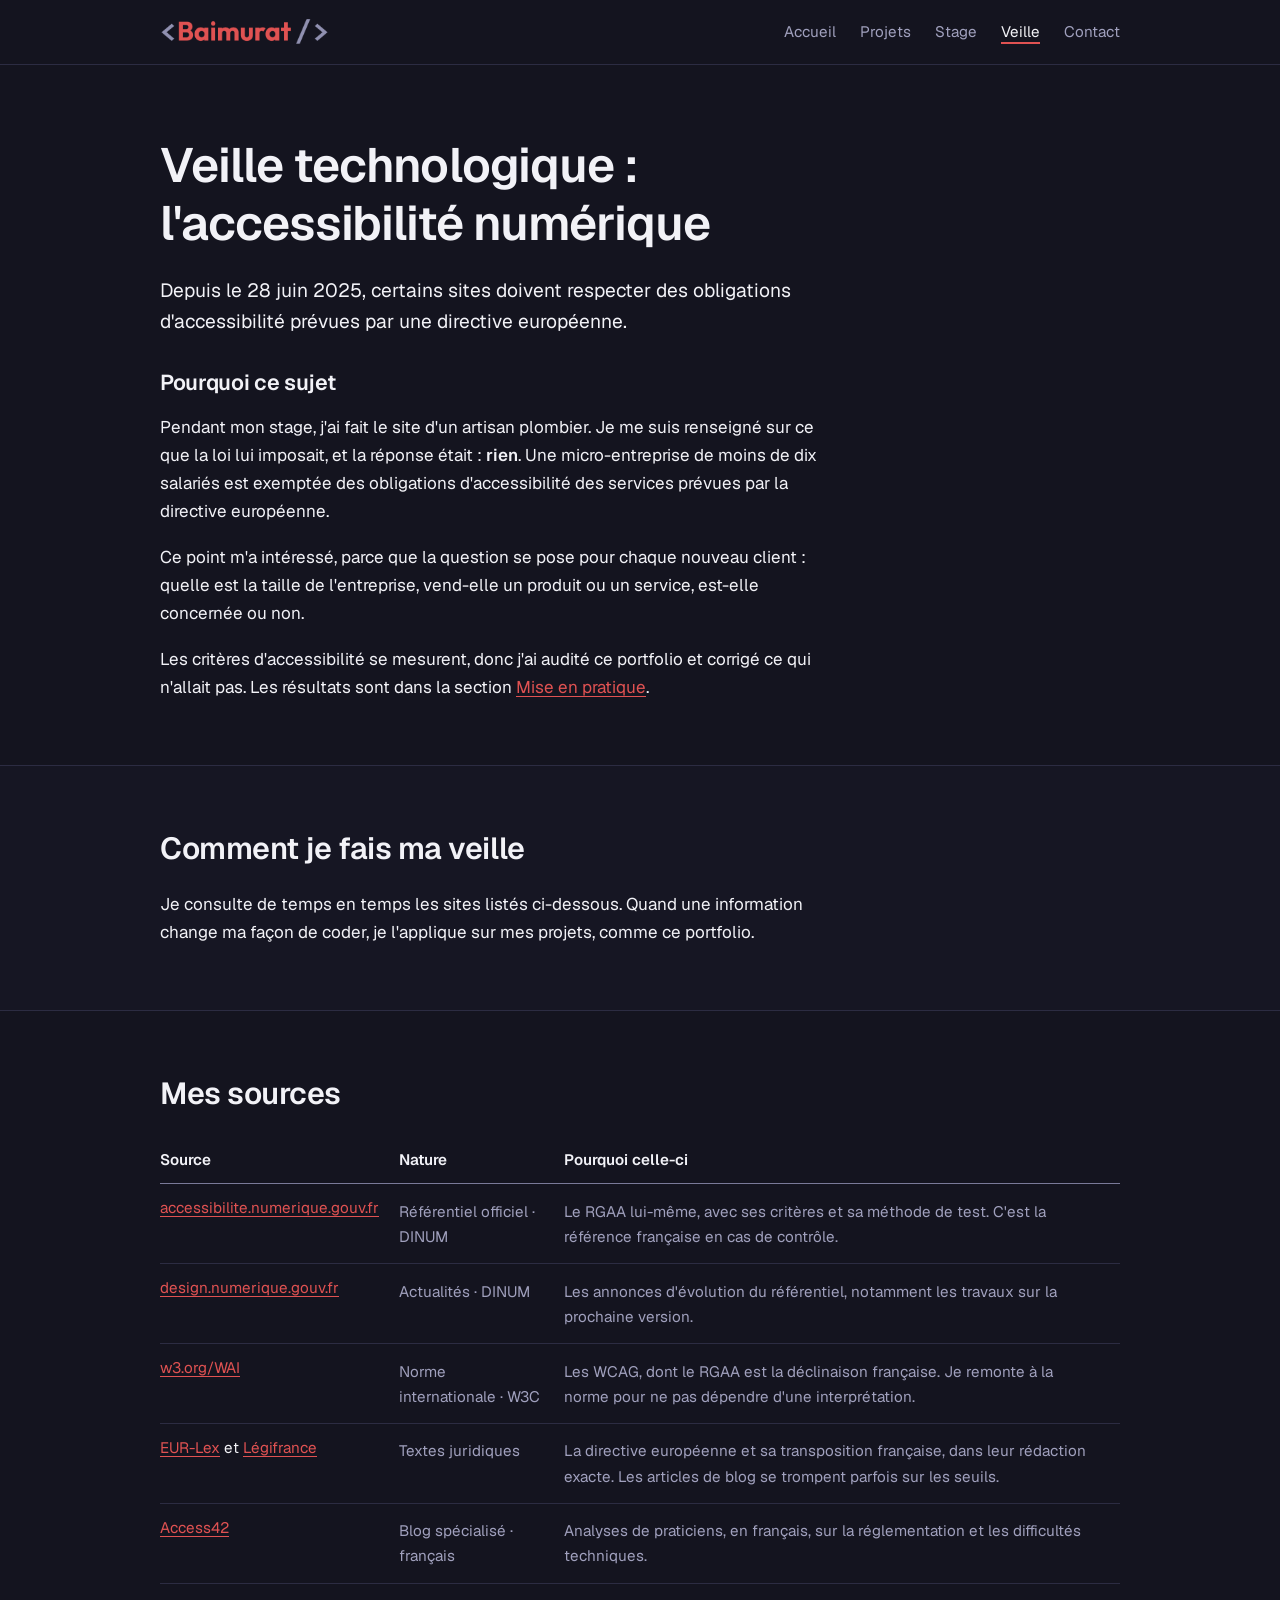
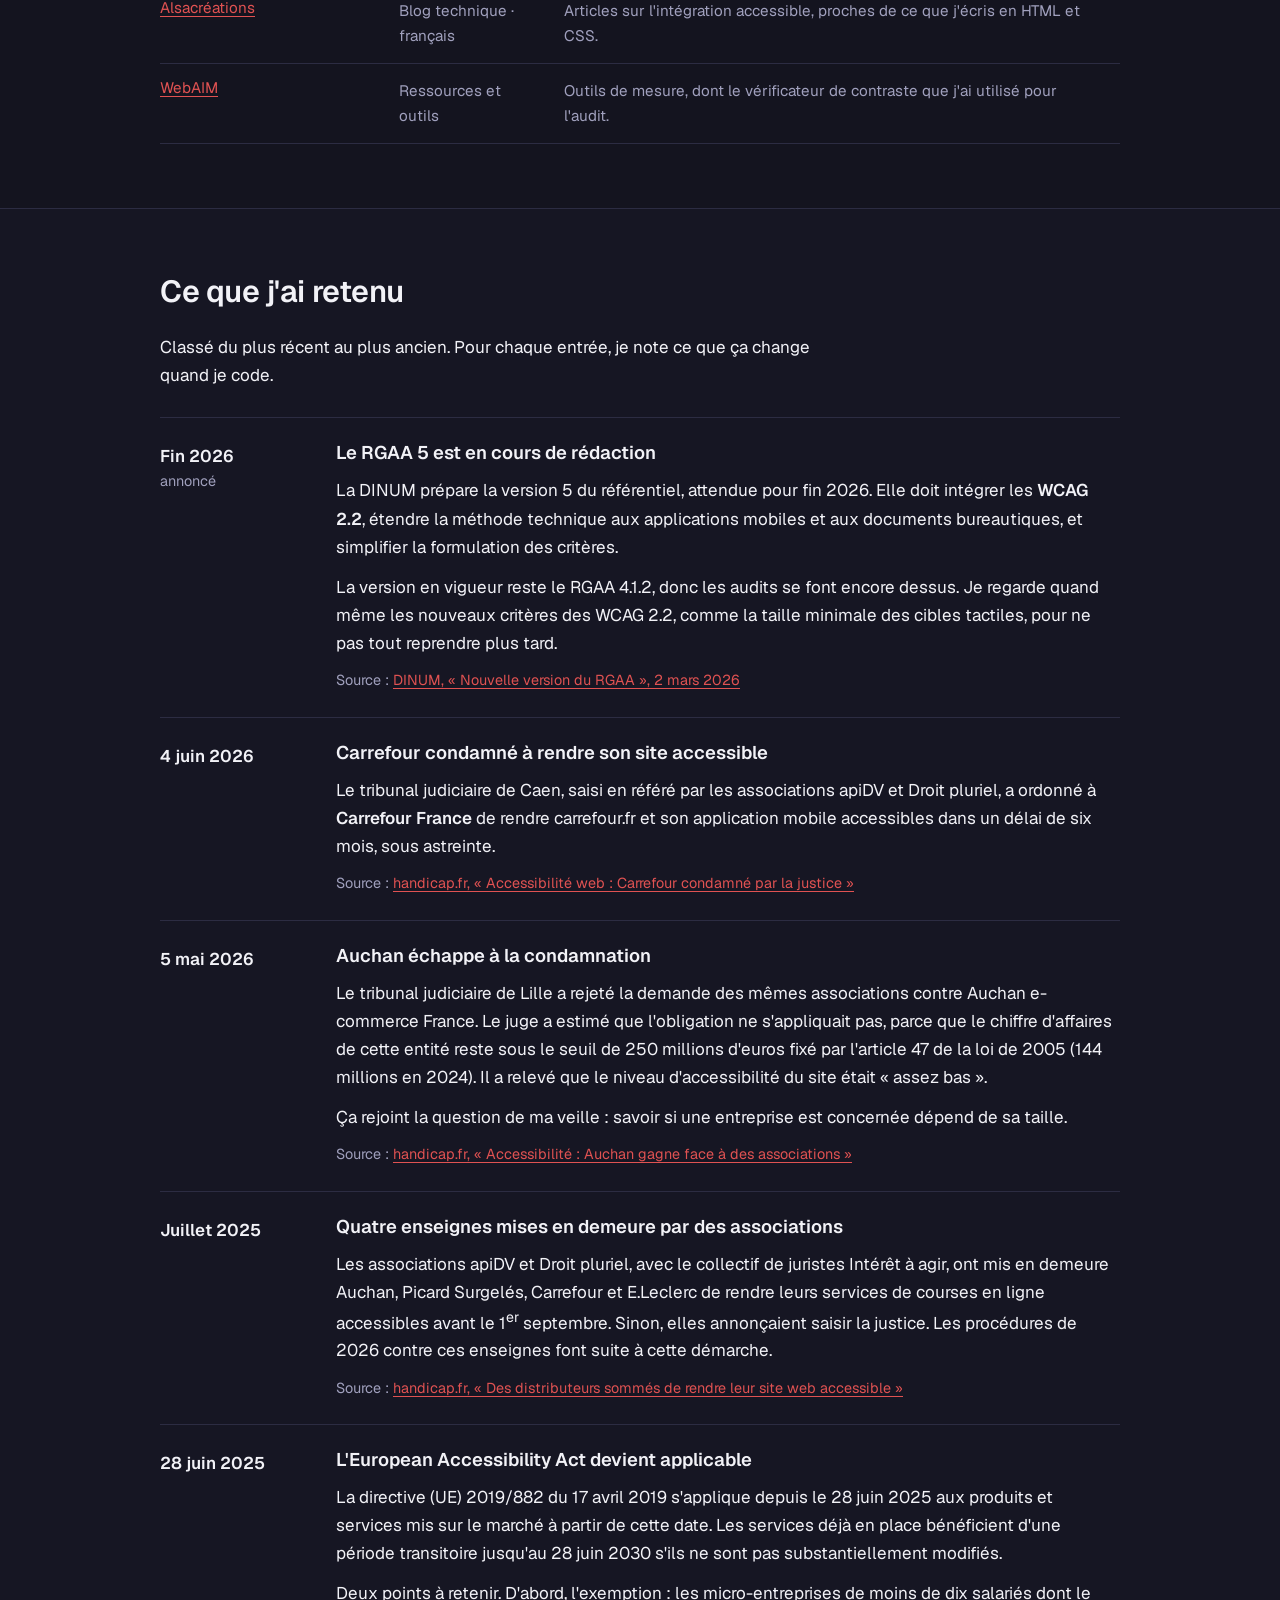
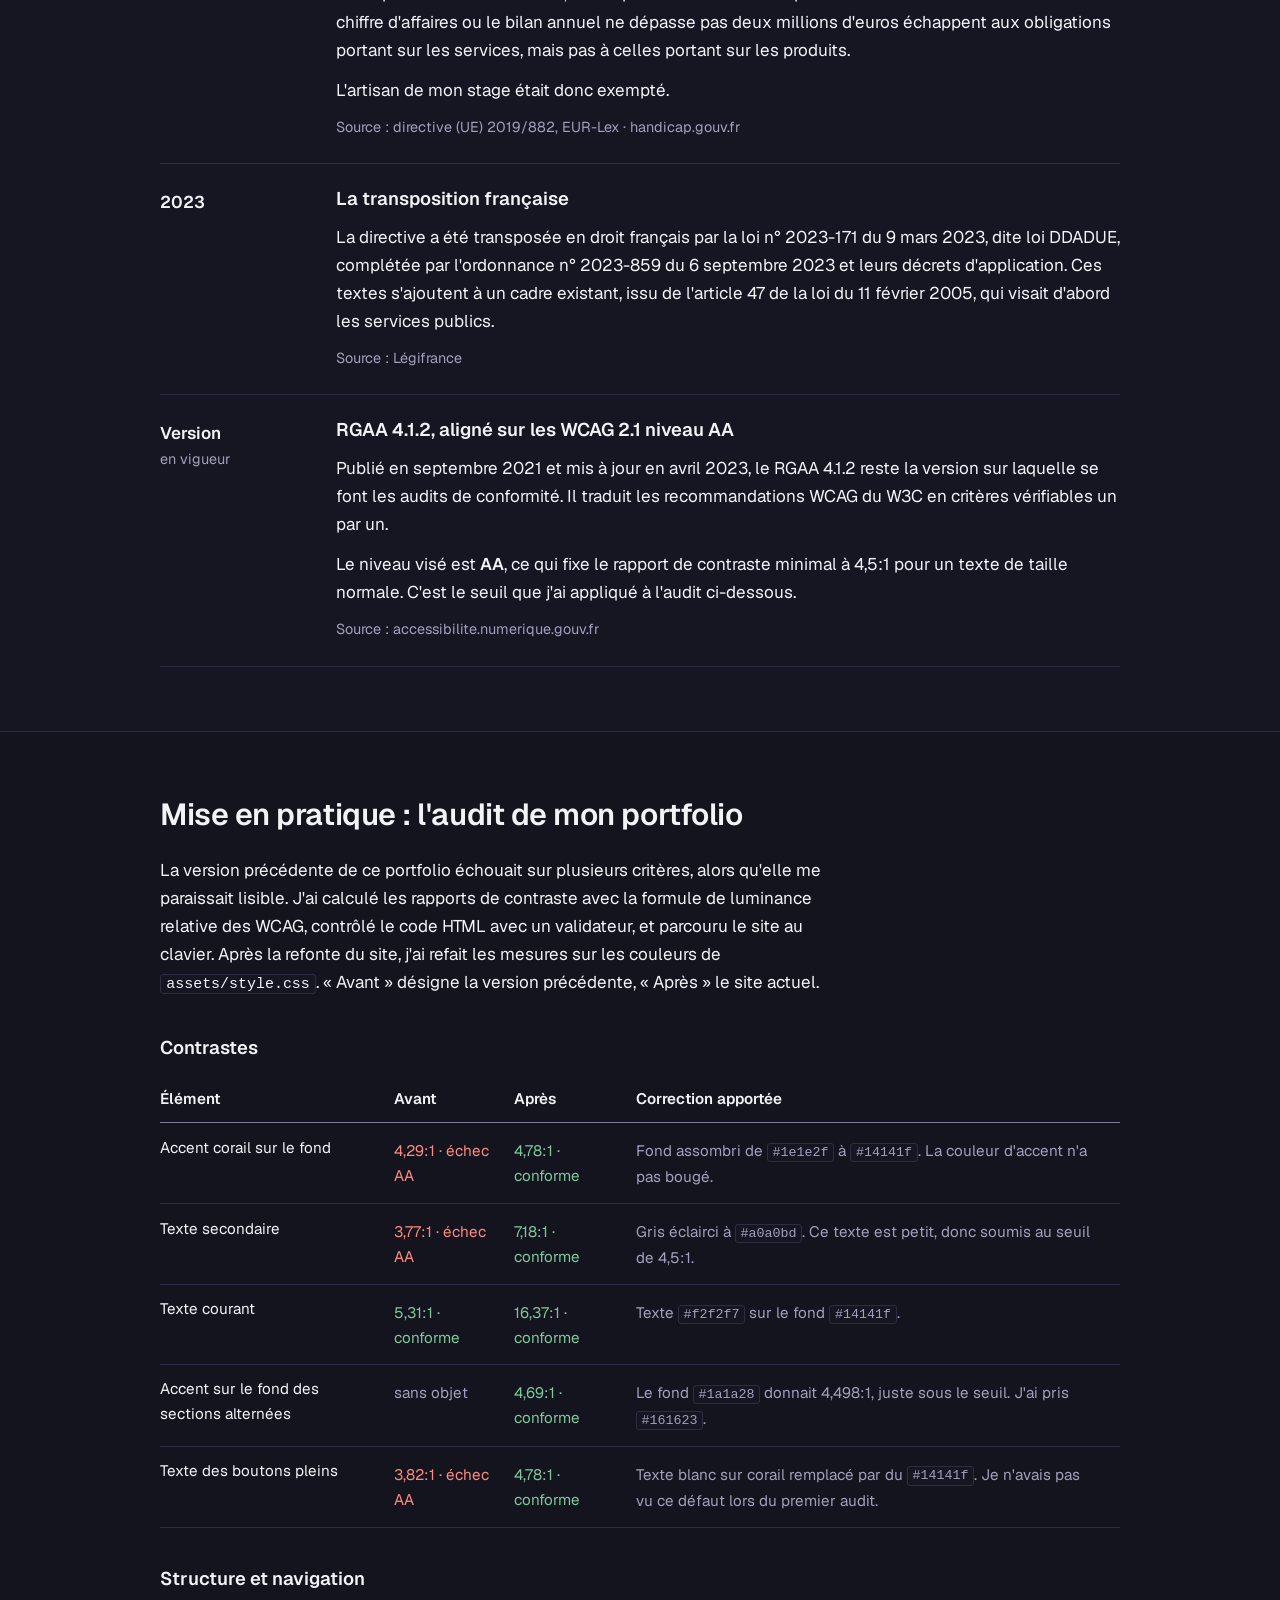
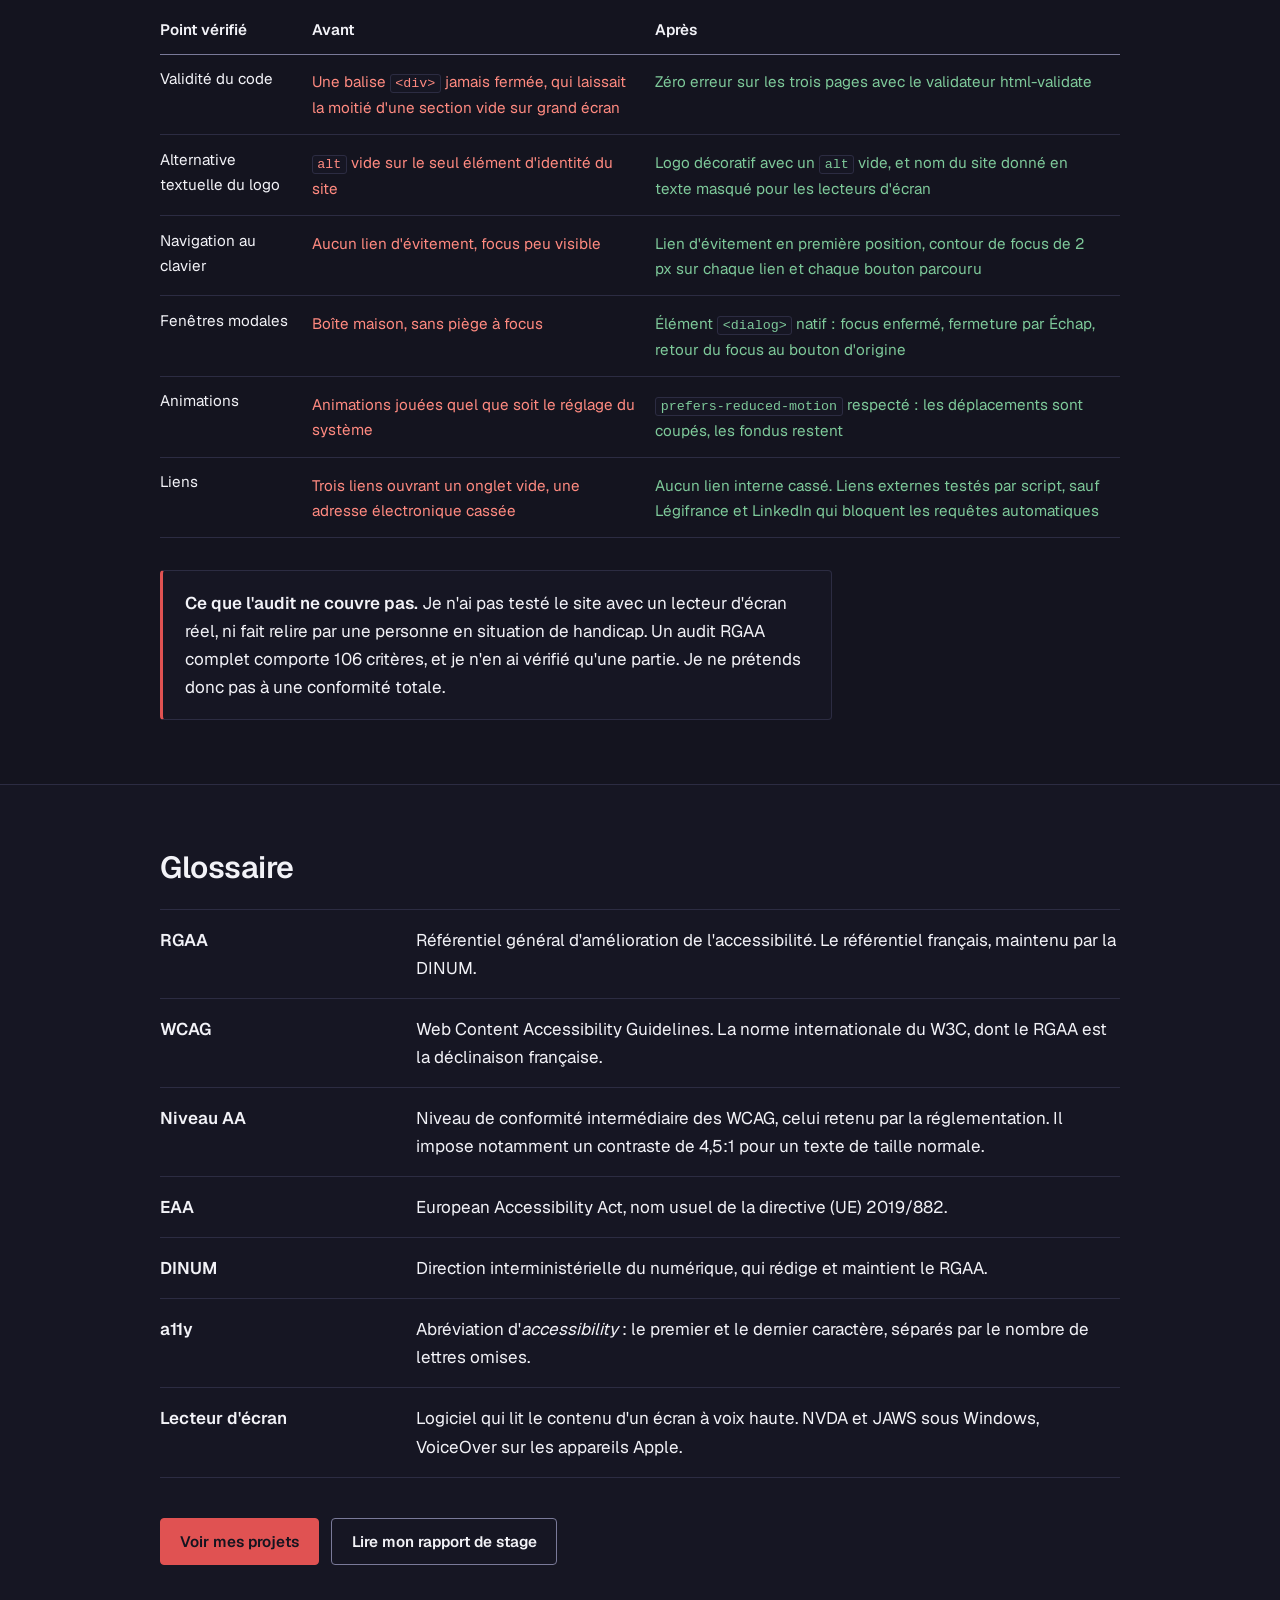
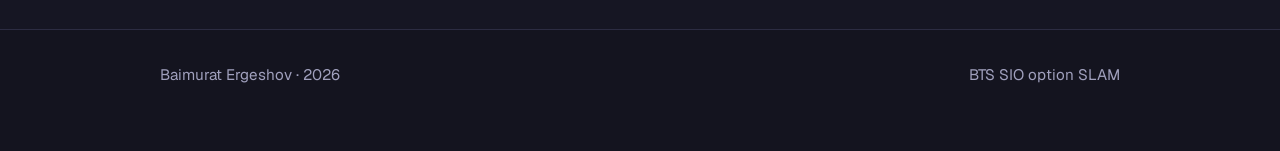
<file: veille.html>
<!DOCTYPE html>
<html lang="fr">

<head>
  <meta charset="UTF-8">
  <meta name="viewport" content="width=device-width, initial-scale=1.0">

  <title>Veille technologique : l'accessibilité numérique, Baimurat Ergeshov</title>
  <meta name="description"
    content="Veille technologique de BTS SIO sur l'accessibilité numérique : RGAA, WCAG, European Accessibility Act, dispositif de veille, sources et audit appliqué à ce portfolio.">
  <link rel="icon" href="./img/favicon.svg" type="image/svg+xml">

  <meta property="og:type" content="article">
  <meta property="og:title" content="Veille technologique : l'accessibilité numérique">
  <meta property="og:description"
    content="RGAA, WCAG et European Accessibility Act, appliqués concrètement à l'audit de ce portfolio.">

  <link rel="preload" href="./assets/fonts/geist-latin-wght-normal.woff2" as="font" type="font/woff2" crossorigin>
  <link rel="stylesheet" href="./assets/style.css">

  <script src="./assets/script.js"></script>
</head>

<body>
  <a href="#main" class="skip-link">Aller au contenu principal</a>

  <header class="site-header">
    <div class="wrap">
      <a href="./index.html" class="site-name"><img src="./img/Logo.svg" alt="" width="1890" height="358"><span class="sr-only">Baimurat Ergeshov</span></a>
      <nav class="site-nav" aria-label="Navigation principale">
        <a href="./index.html">Accueil</a>
        <a href="./index.html#projets">Projets</a>
        <a href="./stage.html">Stage</a>
        <a href="./veille.html" aria-current="page">Veille</a>
        <a href="./index.html#contact">Contact</a>
      </nav>
    </div>
  </header>

  <main id="main">

    <section id="sujet" class="intro">
      <div class="wrap">
        <h1>Veille technologique : l'accessibilité numérique</h1>
        <p class="lead">
          Depuis le 28 juin 2025, certains sites doivent respecter des obligations d'accessibilité prévues par une directive
          européenne.
        </p>

        <div class="prose gap-top">
          <h2 class="h2-small">Pourquoi ce sujet</h2>
          <p>
            Pendant mon stage, j'ai fait le site d'un artisan plombier. Je me suis renseigné sur ce
            que la loi lui imposait, et la réponse était : <strong>rien</strong>. Une
            micro-entreprise de moins de dix salariés est exemptée des obligations d'accessibilité
            des services prévues par la directive européenne.
          </p>
          <p>
            Ce point m'a intéressé, parce que la question se pose pour chaque nouveau client : quelle
            est la taille de l'entreprise, vend-elle un produit ou un service, est-elle concernée ou
            non.
          </p>
          <p>
            Les critères d'accessibilité se mesurent, donc j'ai audité ce portfolio et corrigé ce qui n'allait pas. Les résultats sont dans la
            section <a href="#audit">Mise en pratique</a>.
          </p>
        </div>
      </div>
    </section>

    <section id="dispositif" class="section section--alt">
      <div class="wrap">
        <h2>Comment je fais ma veille</h2>
        <p class="measure">
          Je consulte de temps en temps les sites listés ci-dessous. Quand une information change
          ma façon de coder, je l'applique sur mes projets, comme ce portfolio.
        </p>
      </div>
    </section>

    <section id="sources" class="section">
      <div class="wrap">
        <h2>Mes sources</h2>

        <div class="table-scroll" data-collapse="26">
          <table class="data-table">
            <caption class="sr-only">Sources suivies pour la veille sur l'accessibilité numérique</caption>
            <thead>
              <tr>
                <th scope="col">Source</th>
                <th scope="col">Nature</th>
                <th scope="col">Pourquoi celle-ci</th>
              </tr>
            </thead>
            <tbody>
              <tr>
                <th scope="row"><a href="https://accessibilite.numerique.gouv.fr/" target="_blank"
                    rel="noopener">accessibilite.numerique.gouv.fr</a></th>
                <td>Référentiel officiel · DINUM</td>
                <td>Le RGAA lui-même, avec ses critères et sa méthode de test. C'est la référence
                  française en cas de contrôle.</td>
              </tr>
              <tr>
                <th scope="row"><a href="https://design.numerique.gouv.fr/" target="_blank"
                    rel="noopener">design.numerique.gouv.fr</a></th>
                <td>Actualités · DINUM</td>
                <td>Les annonces d'évolution du référentiel, notamment les travaux sur la prochaine
                  version.</td>
              </tr>
              <tr>
                <th scope="row"><a href="https://www.w3.org/WAI/" target="_blank" rel="noopener">w3.org/WAI</a></th>
                <td>Norme internationale · W3C</td>
                <td>Les WCAG, dont le RGAA est la déclinaison française. Je remonte à la norme pour ne
                  pas dépendre d'une interprétation.</td>
              </tr>
              <tr>
                <th scope="row"><a href="https://eur-lex.europa.eu/legal-content/FR/TXT/?uri=CELEX%3A32019L0882"
                    target="_blank" rel="noopener">EUR-Lex</a> et
                  <a href="https://www.legifrance.gouv.fr/" target="_blank" rel="noopener">Légifrance</a></th>
                <td>Textes juridiques</td>
                <td>La directive européenne et sa transposition française, dans leur rédaction exacte.
                  Les articles de blog se trompent parfois sur les seuils.</td>
              </tr>
              <tr>
                <th scope="row"><a href="https://access42.net/" target="_blank" rel="noopener">Access42</a></th>
                <td>Blog spécialisé · français</td>
                <td>Analyses de praticiens, en français, sur la réglementation et les difficultés
                  techniques.</td>
              </tr>
              <tr>
                <th scope="row"><a href="https://www.alsacreations.com/" target="_blank"
                    rel="noopener">Alsacréations</a></th>
                <td>Blog technique · français</td>
                <td>Articles sur l'intégration accessible, proches de ce que j'écris en HTML et CSS.</td>
              </tr>
              <tr>
                <th scope="row"><a href="https://webaim.org/" target="_blank" rel="noopener">WebAIM</a></th>
                <td>Ressources et outils</td>
                <td>Outils de mesure, dont le vérificateur de contraste que j'ai utilisé pour l'audit.</td>
              </tr>
            </tbody>
          </table>
        </div>
      </div>
    </section>

    <section id="breves" class="section section--alt">
      <div class="wrap">
        <h2>Ce que j'ai retenu</h2>
        <p class="measure section-intro">
          Classé du plus récent au plus ancien. Pour chaque entrée, je note ce que ça change quand
          je code.
        </p>

        <div data-collapse="30">

          <article class="entry">
            <div class="entry-date">Fin 2026<small>annoncé</small></div>
            <div>
              <h3>Le RGAA 5 est en cours de rédaction</h3>
              <p>
                La DINUM prépare la version 5 du référentiel, attendue pour fin 2026. Elle doit
                intégrer les <strong>WCAG 2.2</strong>, étendre la méthode technique aux
                applications mobiles et aux documents bureautiques, et simplifier la formulation des
                critères.
              </p>
              <p>
                La version en vigueur reste le RGAA 4.1.2, donc les audits se font encore dessus. Je
                regarde quand même les nouveaux critères des WCAG 2.2, comme la taille minimale des
                cibles tactiles, pour ne pas tout reprendre plus tard.
              </p>
              <p class="meta">Source :
                <a href="https://design.numerique.gouv.fr/articles/2026-03-02-rgaa5/" target="_blank"
                  rel="noopener">DINUM, « Nouvelle version du RGAA », 2 mars 2026</a></p>
            </div>
          </article>

          <article class="entry">
            <div class="entry-date">4 juin 2026</div>
            <div>
              <h3>Carrefour condamné à rendre son site accessible</h3>
              <p>
                Le tribunal judiciaire de Caen, saisi en référé par les associations apiDV et Droit
                pluriel, a ordonné à <strong>Carrefour France</strong> de rendre carrefour.fr et son
                application mobile accessibles dans un délai de six mois, sous astreinte.
              </p>
              <p class="meta">Source :
                <a href="https://informations.handicap.fr/a-accessibilite-web-carrefour-condamne-par-la-justice-39309.php"
                  target="_blank" rel="noopener">handicap.fr, « Accessibilité web : Carrefour condamné par la
                  justice »</a></p>
            </div>
          </article>

          <article class="entry">
            <div class="entry-date">5 mai 2026</div>
            <div>
              <h3>Auchan échappe à la condamnation</h3>
              <p>
                Le tribunal judiciaire de Lille a rejeté la demande des mêmes associations contre
                Auchan e-commerce France. Le juge a estimé que l'obligation ne s'appliquait pas,
                parce que le chiffre d'affaires de cette entité reste sous le seuil de 250 millions
                d'euros fixé par l'article 47 de la loi de 2005 (144 millions en 2024). Il a relevé que le niveau d'accessibilité du site
                était « assez bas ».
              </p>
              <p>
                Ça rejoint la question de ma veille : savoir si une entreprise est concernée dépend
                de sa taille.
              </p>
              <p class="meta">Source :
                <a href="https://informations.handicap.fr/a-accessibilite-auchan-gagne-face-a-des-associations-39107.php"
                  target="_blank" rel="noopener">handicap.fr, « Accessibilité : Auchan gagne face à des
                  associations »</a></p>
            </div>
          </article>

          <article class="entry">
            <div class="entry-date">Juillet 2025</div>
            <div>
              <h3>Quatre enseignes mises en demeure par des associations</h3>
              <p>
                Les associations apiDV et Droit pluriel, avec le collectif de juristes Intérêt à
                agir, ont mis en demeure Auchan, Picard Surgelés, Carrefour et E.Leclerc de rendre
                leurs services de courses en ligne accessibles avant le 1<sup>er</sup> septembre. Sinon,
                elles annonçaient saisir la justice. Les procédures de 2026 contre ces enseignes font
                suite à cette démarche.
              </p>
              <p class="meta">Source :
                <a href="https://informations.handicap.fr/a-des-distributeurs-sommes-de-rendre-leur-site-web-accessible-38243.php"
                  target="_blank" rel="noopener">handicap.fr, « Des distributeurs sommés de rendre leur site web
                  accessible »</a></p>
            </div>
          </article>

          <article class="entry">
            <div class="entry-date">28 juin 2025</div>
            <div>
              <h3>L'European Accessibility Act devient applicable</h3>
              <p>
                La directive (UE) 2019/882 du 17 avril 2019 s'applique depuis le 28 juin 2025 aux
                produits et services mis sur le marché à partir de cette date. Les services déjà en
                place bénéficient d'une période transitoire jusqu'au 28 juin 2030 s'ils ne sont pas
                substantiellement modifiés.
              </p>
              <p>
                Deux points à retenir. D'abord, l'exemption : les micro-entreprises de moins de dix
                salariés dont le chiffre d'affaires ou le bilan annuel ne dépasse pas deux millions
                d'euros échappent aux obligations portant sur les services, mais pas à celles
                portant sur les produits.
              </p>
              <p>L'artisan de mon stage était donc exempté.</p>
              <p class="meta">Source : directive (UE) 2019/882, EUR-Lex · handicap.gouv.fr</p>
            </div>
          </article>

          <article class="entry">
            <div class="entry-date">2023</div>
            <div>
              <h3>La transposition française</h3>
              <p>
                La directive a été transposée en droit français par la loi n° 2023-171 du 9 mars
                2023, dite loi DDADUE, complétée par l'ordonnance n° 2023-859 du 6 septembre 2023 et
                leurs décrets d'application. Ces textes s'ajoutent à un cadre existant, issu de
                l'article 47 de la loi du 11 février 2005, qui visait d'abord les services publics.
              </p>
              <p class="meta">Source : Légifrance</p>
            </div>
          </article>

          <article class="entry">
            <div class="entry-date">Version<small>en vigueur</small></div>
            <div>
              <h3>RGAA 4.1.2, aligné sur les WCAG 2.1 niveau AA</h3>
              <p>
                Publié en septembre 2021 et mis à jour en avril 2023, le RGAA 4.1.2 reste la version
                sur laquelle se font les audits de conformité. Il traduit les recommandations WCAG du
                W3C en critères vérifiables un par un.
              </p>
              <p>
                Le niveau visé est <strong>AA</strong>, ce qui fixe le rapport de contraste minimal à
                4,5:1 pour un texte de taille normale. C'est le seuil que j'ai appliqué à l'audit
                ci-dessous.
              </p>
              <p class="meta">Source : accessibilite.numerique.gouv.fr</p>
            </div>
          </article>

        </div>
      </div>
    </section>

    <section id="audit" class="section">
      <div class="wrap">
        <h2>Mise en pratique : l'audit de mon portfolio</h2>

        <div class="prose">
          <p>
            La version précédente de ce portfolio échouait sur plusieurs critères, alors qu'elle me
            paraissait lisible. J'ai calculé les rapports de contraste avec la formule de luminance
            relative des WCAG, contrôlé le code HTML avec un validateur, et parcouru le site au
            clavier. Après la refonte du site, j'ai refait les mesures sur les couleurs de
            <code>assets/style.css</code>. « Avant » désigne la version précédente, « Après » le site
            actuel.
          </p>
        </div>

        <h3 class="steps-title">Contrastes</h3>
        <div class="table-scroll">
          <table class="data-table">
            <caption class="sr-only">Rapports de contraste avant et après correction</caption>
            <thead>
              <tr>
                <th scope="col">Élément</th>
                <th scope="col">Avant</th>
                <th scope="col">Après</th>
                <th scope="col">Correction apportée</th>
              </tr>
            </thead>
            <tbody>
              <tr>
                <th scope="row">Accent corail sur le fond</th>
                <td class="ko">4,29:1 · échec AA</td>
                <td class="ok">4,78:1 · conforme</td>
                <td>Fond assombri de <code>#1e1e2f</code> à <code>#14141f</code>. La couleur d'accent
                  n'a pas bougé.</td>
              </tr>
              <tr>
                <th scope="row">Texte secondaire</th>
                <td class="ko">3,77:1 · échec AA</td>
                <td class="ok">7,18:1 · conforme</td>
                <td>Gris éclairci à <code>#a0a0bd</code>. Ce texte est petit, donc soumis au seuil de
                  4,5:1.</td>
              </tr>
              <tr>
                <th scope="row">Texte courant</th>
                <td class="ok">5,31:1 · conforme</td>
                <td class="ok">16,37:1 · conforme</td>
                <td>Texte <code>#f2f2f7</code> sur le fond <code>#14141f</code>.</td>
              </tr>
              <tr>
                <th scope="row">Accent sur le fond des sections alternées</th>
                <td>sans objet</td>
                <td class="ok">4,69:1 · conforme</td>
                <td>Le fond <code>#1a1a28</code> donnait 4,498:1, juste sous le seuil. J'ai pris
                  <code>#161623</code>.</td>
              </tr>
              <tr>
                <th scope="row">Texte des boutons pleins</th>
                <td class="ko">3,82:1 · échec AA</td>
                <td class="ok">4,78:1 · conforme</td>
                <td>Texte blanc sur corail remplacé par du <code>#14141f</code>. Je n'avais pas vu ce
                  défaut lors du premier audit.</td>
              </tr>
            </tbody>
          </table>
        </div>

        <h3 class="steps-title">Structure et navigation</h3>
        <div class="table-scroll">
          <table class="data-table">
            <caption class="sr-only">Autres points d'accessibilité vérifiés</caption>
            <thead>
              <tr>
                <th scope="col">Point vérifié</th>
                <th scope="col">Avant</th>
                <th scope="col">Après</th>
              </tr>
            </thead>
            <tbody>
              <tr>
                <th scope="row">Validité du code</th>
                <td class="ko">Une balise <code>&lt;div&gt;</code> jamais fermée, qui laissait la moitié
                  d'une section vide sur grand écran</td>
                <td class="ok">Zéro erreur sur les trois pages avec le validateur html-validate</td>
              </tr>
              <tr>
                <th scope="row">Alternative textuelle du logo</th>
                <td class="ko"><code>alt</code> vide sur le seul élément d'identité du site</td>
                <td class="ok">Logo décoratif avec un <code>alt</code> vide, et nom du site donné en texte masqué pour les lecteurs d'écran</td>
              </tr>
              <tr>
                <th scope="row">Navigation au clavier</th>
                <td class="ko">Aucun lien d'évitement, focus peu visible</td>
                <td class="ok">Lien d'évitement en première position, contour de focus de 2 px sur chaque lien et chaque bouton parcouru</td>
              </tr>
              <tr>
                <th scope="row">Fenêtres modales</th>
                <td class="ko">Boîte maison, sans piège à focus</td>
                <td class="ok">Élément <code>&lt;dialog&gt;</code> natif : focus enfermé, fermeture par
                  Échap, retour du focus au bouton d'origine</td>
              </tr>
              <tr>
                <th scope="row">Animations</th>
                <td class="ko">Animations jouées quel que soit le réglage du système</td>
                <td class="ok"><code>prefers-reduced-motion</code> respecté : les déplacements sont
                  coupés, les fondus restent</td>
              </tr>
              <tr>
                <th scope="row">Liens</th>
                <td class="ko">Trois liens ouvrant un onglet vide, une adresse électronique cassée</td>
                <td class="ok">Aucun lien interne cassé. Liens externes testés par script, sauf Légifrance et LinkedIn qui bloquent les requêtes automatiques</td>
              </tr>
            </tbody>
          </table>
        </div>

        <div class="note gap-top">
          <strong>Ce que l'audit ne couvre pas.</strong> Je n'ai pas testé le site avec un lecteur
          d'écran réel, ni fait relire par une personne en situation de handicap. Un audit RGAA
          complet comporte 106 critères, et je n'en ai vérifié qu'une partie. Je ne prétends donc pas
          à une conformité totale.
        </div>
      </div>
    </section>

    <section id="glossaire" class="section section--alt">
      <div class="wrap">
        <h2>Glossaire</h2>

        <dl class="rows" data-collapse="24">
          <div>
            <dt>RGAA</dt>
            <dd>Référentiel général d'amélioration de l'accessibilité. Le référentiel français,
              maintenu par la DINUM.</dd>
          </div>
          <div>
            <dt>WCAG</dt>
            <dd>Web Content Accessibility Guidelines. La norme internationale du W3C, dont le RGAA
              est la déclinaison française.</dd>
          </div>
          <div>
            <dt>Niveau AA</dt>
            <dd>Niveau de conformité intermédiaire des WCAG, celui retenu par la réglementation.
              Il impose notamment un contraste de 4,5:1 pour un texte de taille normale.</dd>
          </div>
          <div>
            <dt>EAA</dt>
            <dd>European Accessibility Act, nom usuel de la directive (UE) 2019/882.</dd>
          </div>
          <div>
            <dt>DINUM</dt>
            <dd>Direction interministérielle du numérique, qui rédige et maintient le RGAA.</dd>
          </div>
          <div>
            <dt>a11y</dt>
            <dd>Abréviation d'<em>accessibility</em> : le premier et le dernier caractère, séparés par
              le nombre de lettres omises.</dd>
          </div>
          <div>
            <dt>Lecteur d'écran</dt>
            <dd>Logiciel qui lit le contenu d'un écran à voix haute. NVDA et JAWS sous Windows,
              VoiceOver sur les appareils Apple.</dd>
          </div>
        </dl>

        <p class="btn-row page-end">
          <a class="btn btn-primary" href="./index.html#projets">Voir mes projets</a>
          <a class="btn" href="./stage.html">Lire mon rapport de stage</a>
        </p>
      </div>
    </section>

  </main>

  <footer class="site-footer">
    <div class="wrap">
      <p>Baimurat Ergeshov · <span id="year"></span></p>
      <p>BTS SIO option SLAM</p>
    </div>
  </footer>

</body>

</html>
</file>
<file: assets/style.css>
/* Portfolio Baimurat Ergeshov : feuille de style commune aux trois pages.
   Sans framework. Contrastes mesurés (formule WCAG), voir la page veille. */

@font-face {
  font-family: 'Geist';
  src: url('./fonts/geist-latin-ext-wght-normal.woff2') format('woff2');
  font-weight: 100 900;
  font-display: swap;
  unicode-range: U+0100-02BA, U+02BD-02C5, U+02C7-02CC, U+02CE-02D7, U+02DD-02FF, U+0304, U+0308, U+0329, U+1D00-1DBF, U+1E00-1E9F, U+1EF2-1EFF, U+2020, U+20A0-20AB, U+20AD-20C0, U+2113, U+2C60-2C7F, U+A720-A7FF;
}

@font-face {
  font-family: 'Geist';
  src: url('./fonts/geist-latin-wght-normal.woff2') format('woff2');
  font-weight: 100 900;
  font-display: swap;
  unicode-range: U+0000-00FF, U+0131, U+0152-0153, U+02BB-02BC, U+02C6, U+02DA, U+02DC, U+0304, U+0308, U+0329, U+2000-206F, U+20AC, U+2122, U+2191, U+2193, U+2212, U+2215, U+FEFF, U+FFFD;
}

:root {
  /* Palette d'origine du portfolio. --edge sert aux bordures de boutons et
     de champs (3:1 minimum), --line aux simples filets décoratifs. */
  --bg: #14141f;
  --bg-alt: #161623;
  --line: #2c2c42;
  --edge: #7a7a99;
  --ink: #f2f2f7;
  --mut: #a0a0bd;
  --accent: #e05252;
  --ok: #7ec99a;
  --ko: #ff8a80;

  --font: 'Geist', system-ui, -apple-system, 'Segoe UI', sans-serif;
  --mono: ui-monospace, 'Cascadia Mono', Consolas, Menlo, monospace;

  --ease-out: cubic-bezier(.23, 1, .32, 1);
}

*,
*::before,
*::after {
  box-sizing: border-box;
}

html {
  -webkit-text-size-adjust: 100%;
  scroll-padding-top: 6rem;
}

body {
  margin: 0;
  background: var(--bg);
  color: var(--ink);
  font-family: var(--font);
  font-size: 1.0625rem;
  line-height: 1.65;
  overflow-wrap: break-word;
}

img {
  max-width: 100%;
  display: block;
}

h1,
h2,
h3 {
  margin: 0;
  font-weight: 600;
  line-height: 1.2;
  text-wrap: balance;
}

h1 {
  font-size: clamp(2.1rem, 5vw, 3rem);
  letter-spacing: -.02em;
}

h2 {
  font-size: clamp(1.5rem, 3vw, 1.9rem);
  letter-spacing: -.015em;
}

h3 {
  font-size: 1.15rem;
  margin-bottom: .6rem;
}

p,
ul,
ol,
dl {
  margin: 0;
}

strong {
  font-weight: 600;
}

a {
  color: var(--accent);
  text-underline-offset: .2em;
}

@media (hover: hover) and (pointer: fine) {
  a:hover {
    color: var(--ink);
  }
}

code,
kbd {
  font-family: var(--mono);
  font-size: .88em;
  background: var(--bg-alt);
  border: 1px solid var(--line);
  border-radius: 3px;
  padding: .08em .35em;
}

/* Gabarit */
.wrap {
  max-width: 64rem;
  margin: 0 auto;
  padding: 0 1.25rem;
}

@media (min-width: 640px) {
  .wrap {
    padding: 0 2rem;
  }
}

.measure {
  max-width: 42rem;
}

.section {
  padding: 4rem 0;
  border-top: 1px solid var(--line);
}

.section > .wrap > h2 {
  margin-bottom: 1.5rem;
}

.section--alt {
  background: var(--bg-alt);
  --fade: var(--bg-alt);
}

.sr-only {
  position: absolute;
  width: 1px;
  height: 1px;
  padding: 0;
  margin: -1px;
  overflow: hidden;
  clip: rect(0, 0, 0, 0);
  white-space: nowrap;
  border: 0;
}

.section-intro {
  margin-bottom: 1.75rem;
}

.gap-top {
  margin-top: 2rem;
}

.page-end {
  margin-top: 2.5rem;
}

.steps-title {
  margin: 2.5rem 0 1rem;
}

.h2-small {
  font-size: 1.35rem;
  margin-bottom: .9rem;
}

.stack > * + * {
  margin-top: 1.1rem;
}

.meta {
  font-size: .9rem;
  color: var(--mut);
}

.lead {
  font-size: 1.2rem;
  line-height: 1.6;
  max-width: 42rem;
}

/* En-tête */
.site-header {
  position: sticky;
  top: 0;
  z-index: 10;
  background: var(--bg);
  border-bottom: 1px solid var(--line);
}

.site-header .wrap {
  display: flex;
  flex-wrap: wrap;
  align-items: center;
  justify-content: space-between;
  gap: .25rem 2rem;
  min-height: 4rem;
}

.site-name {
  display: flex;
  align-items: center;
  gap: .6rem;
  font-weight: 600;
  color: var(--ink);
  text-decoration: none;
}

.site-name img {
  height: 2rem;
  width: auto;
}

.site-nav {
  display: flex;
  flex-wrap: wrap;
  gap: 0 1.5rem;
  font-size: .95rem;
}

.site-nav a {
  display: inline-block;
  padding: .7rem 0;
  color: var(--mut);
  text-decoration: none;
}

.site-nav a[aria-current] {
  color: var(--ink);
  text-decoration: underline;
  text-decoration-color: var(--accent);
  text-decoration-thickness: 2px;
  text-underline-offset: .35em;
}

@media (hover: hover) and (pointer: fine) {
  .site-nav a:hover {
    color: var(--ink);
  }
}

/* Introduction de page */
.intro {
  padding: 4.5rem 0 4rem;
}

.intro h1 + * {
  margin-top: 1.5rem;
}

.intro .facts {
  margin-top: 2.5rem;
}

.intro .actions {
  margin-top: 2rem;
}

/* Listes clé / valeur */
.facts {
  max-width: 42rem;
  border-top: 1px solid var(--line);
}

.facts > div {
  display: grid;
  grid-template-columns: 11rem 1fr;
  gap: .25rem 1.5rem;
  padding: .75rem 0;
  border-bottom: 1px solid var(--line);
}

.facts dt {
  color: var(--mut);
}

.facts dd {
  margin: 0;
}

@media (max-width: 560px) {
  .facts > div {
    grid-template-columns: 1fr;
  }
}

/* Texte long */
.prose {
  max-width: 42rem;
}

.prose > * + * {
  margin-top: 1.1rem;
}

.prose ul,
.prose ol {
  padding-left: 1.25rem;
}

.prose li + li {
  margin-top: .35rem;
}

.prose h3 {
  margin-top: 2.25rem;
}

/* Compétences : une ligne par compétence, la preuve à côté */
.rows {
  border-top: 1px solid var(--line);
}

.rows > div {
  display: grid;
  grid-template-columns: 14rem 1fr;
  gap: .25rem 2rem;
  padding: 1rem 0;
  border-bottom: 1px solid var(--line);
}

.rows dt {
  font-weight: 600;
}

.rows dd {
  margin: 0;
}

.rows dd .meta {
  display: block;
}

@media (max-width: 700px) {
  .rows > div {
    grid-template-columns: 1fr;
  }
}

/* Projets : image toujours visible, titre cliquable */
.projects {
  list-style: none;
  padding: 0;
  border-top: 1px solid var(--line);
}

.project {
  position: relative;
  display: grid;
  grid-template-columns: 1fr;
  gap: 1rem 2rem;
  padding: 1.75rem 0;
  border-bottom: 1px solid var(--line);
}

@media (min-width: 760px) {
  .project {
    grid-template-columns: 15rem 1fr;
    align-items: start;
  }
}

.project-thumb {
  width: 100%;
  aspect-ratio: 16 / 10;
  object-fit: cover;
  object-position: top;
  border: 1px solid var(--line);
  background: var(--bg-alt);
}

.project:not(:has(.project-thumb)) {
  grid-template-columns: 1fr;
}

.project h3 {
  margin-bottom: .4rem;
}

.project-open {
  font: inherit;
  font-weight: 600;
  color: var(--ink);
  background: none;
  border: 0;
  padding: 0;
  margin: 0;
  text-align: left;
  cursor: pointer;
}

/* toute la ligne est cliquable */
.project-open::after {
  content: '';
  position: absolute;
  inset: 0;
  z-index: 1;
}

.project-open:focus-visible {
  outline: none;
}

.project-open:focus-visible::after {
  outline: 2px solid var(--accent);
  outline-offset: 4px;
}

.project-open span {
  text-decoration: underline;
  text-decoration-color: var(--edge);
  text-underline-offset: .25em;
}

@media (hover: hover) and (pointer: fine) {
  .project:hover .project-open span {
    text-decoration-color: var(--accent);
  }
}

.project .meta {
  margin-top: .6rem;
}

/* Boutons */
.btn {
  display: inline-flex;
  align-items: center;
  gap: .5rem;
  padding: .65rem 1.2rem;
  font: inherit;
  font-size: .95rem;
  font-weight: 600;
  text-decoration: none;
  color: var(--ink);
  background: transparent;
  border: 1px solid var(--edge);
  border-radius: 4px;
  cursor: pointer;
  transition: transform 120ms var(--ease-out), background-color 150ms ease, border-color 150ms ease;
}

.btn-primary {
  background: var(--accent);
  border-color: var(--accent);
  color: var(--bg);
}

@media (hover: hover) and (pointer: fine) {
  .btn:hover {
    border-color: var(--accent);
    color: var(--ink);
  }

  .btn-primary:hover {
    background: #e86a6a;
    border-color: #e86a6a;
    color: var(--bg);
  }
}

.btn-row {
  display: flex;
  flex-wrap: wrap;
  gap: .75rem;
  align-items: center;
}

/* Fiches projet */
dialog.modal {
  padding: 0;
  border: 1px solid var(--edge);
  border-radius: 6px;
  background: var(--bg-alt);
  color: var(--ink);
  max-width: 56rem;
  width: calc(100% - 2rem);
  max-height: 88vh;
  overflow: hidden;
  transition: opacity 180ms var(--ease-out), transform 180ms var(--ease-out);
}

dialog.modal::backdrop {
  background: rgba(8, 8, 14, .8);
  transition: opacity 180ms var(--ease-out);
}

@starting-style {
  dialog.modal[open] {
    opacity: 0;
  }

  dialog.modal[open]::backdrop {
    opacity: 0;
  }
}

.modal-inner {
  padding: 2.25rem;
  overflow-y: auto;
  max-height: 88vh;
}

@media (max-width: 640px) {
  .modal-inner {
    padding: 1.75rem 1.25rem;
  }
}

.modal-inner h2 {
  padding-right: 3rem;
}

.modal-close {
  position: absolute;
  top: .75rem;
  right: .75rem;
  width: 2.75rem;
  height: 2.75rem;
  display: grid;
  place-items: center;
  font: inherit;
  font-size: 1.1rem;
  line-height: 1;
  color: var(--ink);
  background: var(--bg-alt);
  border: 1px solid var(--edge);
  border-radius: 4px;
  cursor: pointer;
  z-index: 3;
  transition: transform 120ms var(--ease-out), border-color 150ms ease;
}

@media (hover: hover) and (pointer: fine) {
  .modal-close:hover {
    border-color: var(--accent);
  }
}

.modal-text {
  margin-top: 1.5rem;
  max-width: 42rem;
}

.modal-text > * + * {
  margin-top: 1rem;
}

.modal-text > h3 {
  margin-top: 1.75rem;
  margin-bottom: 0;
}

.modal-inner > h2 + .meta {
  margin-top: .5rem;
}

.gallery {
  margin-top: 1.75rem;
  display: grid;
  grid-template-columns: repeat(auto-fit, minmax(15rem, 1fr));
  gap: .75rem;
}

.gallery img {
  width: 100%;
  height: 13rem;
  object-fit: cover;
  object-position: top;
  border: 1px solid var(--line);
  background: var(--bg);
  cursor: zoom-in;
  transition: border-color 150ms ease;
}

@media (hover: hover) and (pointer: fine) {
  .gallery img:hover {
    border-color: var(--accent);
  }
}

.modal-actions {
  margin-top: 2rem;
  padding-top: 1.5rem;
  border-top: 1px solid var(--line);
}

/* Visionneuse d'images */
dialog.lightbox {
  inset: 0;
  margin: 0;
  padding: 0;
  border: 0;
  background: transparent;
  color: var(--ink);
  width: 100vw;
  height: 100vh;
  max-width: 100vw;
  max-height: 100vh;
  overflow: hidden;
  transition: opacity 180ms var(--ease-out);
}

dialog.lightbox::backdrop {
  background: rgba(8, 8, 14, .95);
}

@starting-style {
  dialog.lightbox[open] {
    opacity: 0;
  }
}

.lb-stage {
  position: absolute;
  inset: 0;
  display: flex;
  align-items: center;
  justify-content: center;
  overflow: hidden;
  cursor: zoom-in;
  touch-action: none;
}

.lb-stage.is-zoomed {
  cursor: grab;
}

.lb-stage.is-panning {
  cursor: grabbing;
}

.lb-stage img {
  max-width: 92vw;
  max-height: 76vh;
  transform-origin: center center;
  transition: transform 200ms var(--ease-out);
  user-select: none;
  -webkit-user-drag: none;
}

.lb-stage.is-panning img {
  transition: none;
}

.lb-btn,
.lb-tools button {
  font: inherit;
  color: var(--ink);
  background: var(--bg-alt);
  border: 1px solid var(--edge);
  border-radius: 4px;
  cursor: pointer;
  transition: border-color 150ms ease;
}

@media (hover: hover) and (pointer: fine) {

  .lb-btn:hover,
  .lb-tools button:hover {
    border-color: var(--accent);
  }
}

.lb-btn {
  position: absolute;
  z-index: 3;
}

.lb-close {
  top: 1.25rem;
  right: 1.25rem;
  width: 2.75rem;
  height: 2.75rem;
  font-size: 1rem;
}

.lb-nav {
  top: 50%;
  transform: translateY(-50%);
  width: 2.75rem;
  height: 3.5rem;
  font-size: 1.4rem;
}

.lb-prev {
  left: 1.25rem;
}

.lb-next {
  right: 1.25rem;
}

.lb-bar {
  position: absolute;
  left: 0;
  right: 0;
  bottom: 0;
  z-index: 3;
  padding: 1rem 1.5rem 1.4rem;
  display: flex;
  flex-wrap: wrap;
  gap: .75rem 1.5rem;
  align-items: center;
  justify-content: space-between;
  background: linear-gradient(to top, rgba(8, 8, 14, .95), transparent);
}

.lb-caption {
  font-size: .95rem;
  max-width: 46rem;
}

.lb-count {
  font-size: .9rem;
  color: var(--mut);
  margin-left: .6rem;
}

.lb-tools {
  display: flex;
  align-items: center;
  gap: .5rem;
  font-size: .9rem;
  color: var(--mut);
}

.lb-tools button {
  min-width: 2.75rem;
  height: 2.75rem;
  padding: 0 .6rem;
}

.lb-zoom {
  min-width: 3.5rem;
  text-align: center;
}

.lb-hint {
  display: none;
}

@media (min-width: 900px) {
  .lb-hint {
    display: inline;
  }
}

/* Chronologie / étapes */
.steps {
  list-style: none;
  padding: 0;
  border-left: 1px solid var(--edge);
  margin-left: .4rem;
}

.steps > li {
  position: relative;
  padding: 0 0 1.75rem 1.75rem;
}

.steps > li::before {
  content: '';
  position: absolute;
  left: -5px;
  top: .6rem;
  width: 9px;
  height: 9px;
  border-radius: 50%;
  background: var(--accent);
}

.steps h3 {
  margin-bottom: .3rem;
}

/* Tableaux */
.table-scroll {
  overflow-x: auto;
}

.table-scroll table {
  min-width: 34rem;
}

.data-table {
  width: 100%;
  border-collapse: collapse;
  text-align: left;
  font-size: .95rem;
}

.data-table caption {
  text-align: left;
  color: var(--mut);
  font-size: .9rem;
  padding-bottom: .6rem;
}

.data-table th {
  font-weight: 600;
  padding: .7rem 1.25rem .7rem 0;
  border-bottom: 1px solid var(--edge);
  vertical-align: bottom;
}

.data-table td {
  padding: .9rem 1.25rem .9rem 0;
  border-bottom: 1px solid var(--line);
  vertical-align: top;
  color: var(--mut);
}

.data-table td:first-child,
.data-table th[scope="row"] {
  color: var(--ink);
  font-weight: 400;
}

.data-table th[scope="row"] {
  vertical-align: top;
  border-bottom-color: var(--line);
}

.data-table .ok {
  color: var(--ok);
}

.data-table .ko {
  color: var(--ko);
}

/* Arborescences et schémas */
.tree {
  margin: 1.5rem 0 0;
  font-family: var(--mono);
  font-size: .85rem;
  line-height: 1.8;
  color: var(--mut);
  background: var(--bg-alt);
  border: 1px solid var(--line);
  border-left: 3px solid var(--accent);
  border-radius: 4px;
  padding: 1.25rem 1.5rem;
  overflow-x: auto;
  max-width: 48rem;
  white-space: pre;
  --fade: var(--bg-alt);
}

.tree b {
  color: var(--ink);
  font-weight: 600;
}

.tree i {
  color: var(--mut);
  font-style: normal;
  opacity: .85;
}

/* Encadré */
.note {
  background: var(--bg-alt);
  border: 1px solid var(--line);
  border-left: 3px solid var(--accent);
  border-radius: 4px;
  padding: 1.1rem 1.4rem;
  max-width: 42rem;
}

/* Brève de veille : date à gauche, texte à droite */
.entry {
  display: grid;
  grid-template-columns: 9rem 1fr;
  gap: .5rem 2rem;
  padding: 1.5rem 0;
  border-top: 1px solid var(--line);
}

.entry:last-child {
  border-bottom: 1px solid var(--line);
}

.entry-date {
  font-weight: 600;
}

.entry-date small {
  display: block;
  font-weight: 400;
  font-size: .9rem;
  color: var(--mut);
}

.entry h3 {
  margin-bottom: .4rem;
}

.entry > div > * + * {
  margin-top: .75rem;
}

@media (max-width: 700px) {
  .entry {
    grid-template-columns: 1fr;
  }
}

/* Repli des sections longues, sur mobile */
[data-collapse].is-collapsed {
  max-height: var(--collapse-h, 20rem);
  overflow-y: hidden;
  position: relative;
}

[data-collapse].is-collapsed::after {
  content: '';
  position: absolute;
  inset: auto 0 0 0;
  height: 7rem;
  background: linear-gradient(to bottom, transparent, var(--fade, var(--bg)));
  pointer-events: none;
}

.collapse-btn {
  display: inline-flex;
  align-items: center;
  gap: .6rem;
  margin-top: 1.25rem;
  padding: .65rem 1.2rem;
  font: inherit;
  font-size: .95rem;
  font-weight: 600;
  color: var(--ink);
  background: transparent;
  border: 1px solid var(--edge);
  border-radius: 4px;
  cursor: pointer;
  transition: transform 120ms var(--ease-out);
}

.collapse-btn::after {
  content: '\2193';
}

.collapse-btn[aria-expanded="true"]::after {
  content: '\2191';
}

/* Pied de page */
.site-footer {
  border-top: 1px solid var(--line);
  padding: 2rem 0 3rem;
  color: var(--mut);
  font-size: .95rem;
}

.site-footer .wrap {
  display: flex;
  flex-wrap: wrap;
  justify-content: space-between;
  gap: .5rem 2rem;
}

/* Accessibilité */
a:focus-visible,
button:focus-visible,
[tabindex]:focus-visible,
summary:focus-visible {
  outline: 2px solid var(--accent);
  outline-offset: 3px;
  border-radius: 2px;
}

.skip-link {
  position: absolute;
  left: -9999px;
  top: 0;
  background: var(--accent);
  color: var(--bg);
  font-weight: 600;
  padding: .7rem 1.2rem;
  z-index: 200;
}

.skip-link:focus {
  left: 0;
}

::selection {
  background: var(--accent);
  color: var(--bg);
}

/* Retour d'appui et zoom d'ouverture : coupés si l'utilisateur réduit les animations.
   Les fondus (opacité) restent. */
@media (prefers-reduced-motion: no-preference) {

  .btn:active,
  .modal-close:active,
  .collapse-btn:active {
    transform: scale(.97);
  }

  @starting-style {
    dialog.modal[open] {
      transform: scale(.97);
    }
  }
}

@media (prefers-reduced-motion: reduce) {
  html {
    scroll-behavior: auto;
  }

  .lb-stage img {
    transition: none;
  }
}
</file>
